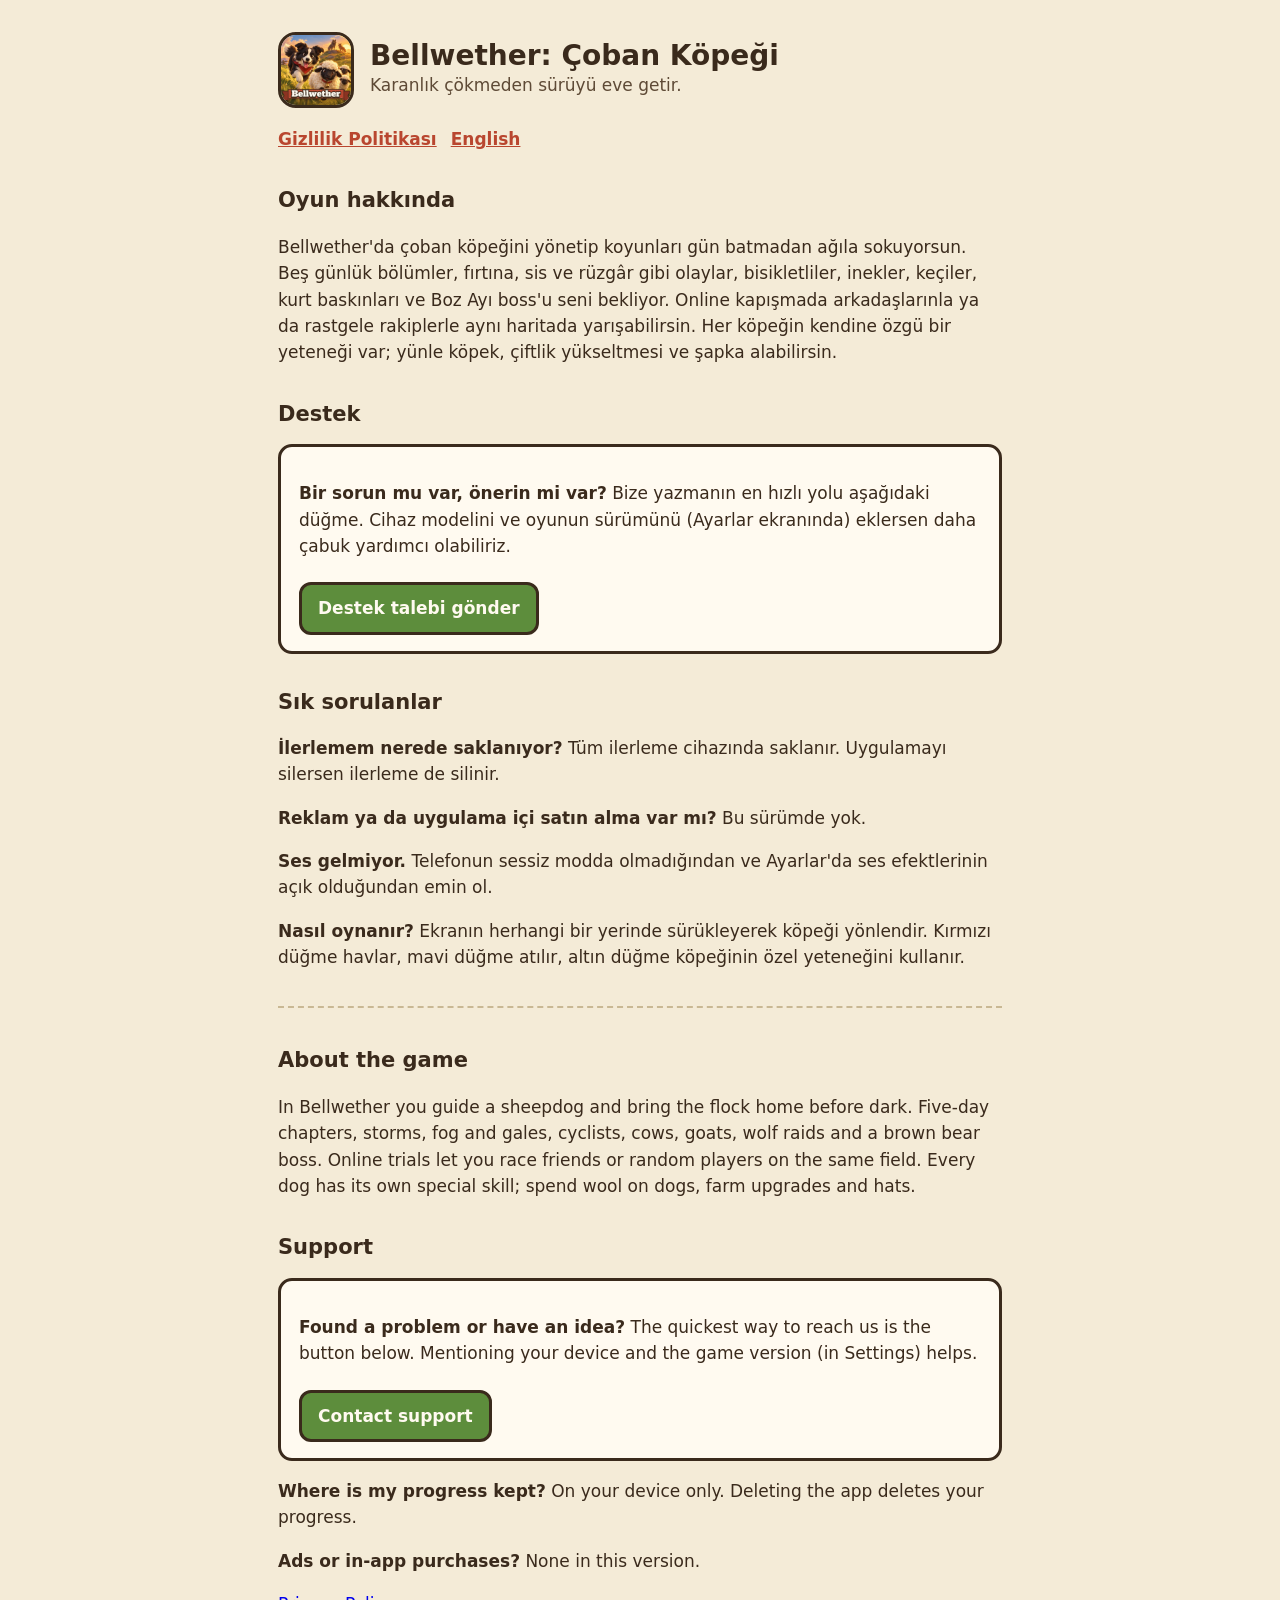
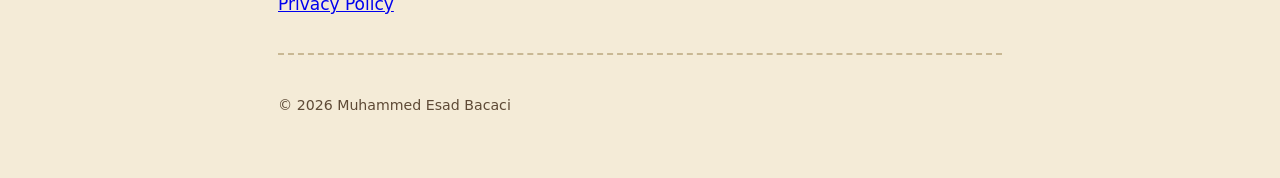
<file: index.html>
<!doctype html>
<html lang="tr">
<head>
<meta charset="utf-8">
<meta name="viewport" content="width=device-width, initial-scale=1">
<title>Bellwether: Çoban Köpeği – Destek / Support</title>
<meta name="description" content="Bellwether: Çoban Köpeği – çoban köpeğiyle sürü güttüğün bir mobil oyun. Destek ve iletişim.">
<link rel="icon" href="icon.png">
<style>
  :root { --paper: #f4ebd7; --ink: #3a2a1c; --ink2: #5e4a36; --red: #b9462f; --green: #5d8d3c; }
  * { box-sizing: border-box; }
  body { margin: 0; background: var(--paper); color: var(--ink); font: 17px/1.55 system-ui, -apple-system, "Segoe UI", sans-serif; }
  main { max-width: 760px; margin: 0 auto; padding: 32px 18px 60px; }
  header { display: flex; align-items: center; gap: 16px; margin-bottom: 18px; }
  header img { width: 76px; height: 76px; border-radius: 18px; border: 3px solid var(--ink); }
  h1 { margin: 0; font-size: 28px; line-height: 1.1; }
  h2 { margin: 32px 0 8px; font-size: 21px; }
  .lead { color: var(--ink2); }
  .card { background: #fffaf0; border: 3px solid var(--ink); border-radius: 14px; padding: 16px 18px; margin: 14px 0; }
  a.btn { display: inline-block; margin-top: 6px; padding: 10px 16px; border-radius: 12px; background: var(--green); color: #fffaf0; font-weight: 800; text-decoration: none; border: 3px solid var(--ink); }
  nav { margin: 8px 0 0; font-weight: 700; }
  nav a { color: var(--red); margin-right: 14px; }
  hr { border: 0; border-top: 2px dashed #c9b894; margin: 36px 0; }
  small { color: var(--ink2); }
</style>
</head>
<body>
<main>
  <header>
    <img src="icon.png" alt="">
    <div><h1>Bellwether: Çoban Köpeği</h1><div class="lead">Karanlık çökmeden sürüyü eve getir.</div></div>
  </header>
  <nav><a href="privacy.html">Gizlilik Politikası</a><a href="#en">English</a></nav>

  <h2>Oyun hakkında</h2>
  <p>Bellwether'da çoban köpeğini yönetip koyunları gün batmadan ağıla sokuyorsun. Beş günlük bölümler, fırtına, sis ve rüzgâr gibi olaylar, bisikletliler, inekler, keçiler, kurt baskınları ve Boz Ayı boss'u seni bekliyor. Online kapışmada arkadaşlarınla ya da rastgele rakiplerle aynı haritada yarışabilirsin. Her köpeğin kendine özgü bir yeteneği var; yünle köpek, çiftlik yükseltmesi ve şapka alabilirsin.</p>

  <h2>Destek</h2>
  <div class="card">
    <p><b>Bir sorun mu var, önerin mi var?</b> Bize yazmanın en hızlı yolu aşağıdaki düğme. Cihaz modelini ve oyunun sürümünü (Ayarlar ekranında) eklersen daha çabuk yardımcı olabiliriz.</p>
    <a class="btn" href="https://github.com/esadbacaci/bellwether-site/issues/new">Destek talebi gönder</a>
  </div>
  <h2>Sık sorulanlar</h2>
  <p><b>İlerlemem nerede saklanıyor?</b> Tüm ilerleme cihazında saklanır. Uygulamayı silersen ilerleme de silinir.</p>
  <p><b>Reklam ya da uygulama içi satın alma var mı?</b> Bu sürümde yok.</p>
  <p><b>Ses gelmiyor.</b> Telefonun sessiz modda olmadığından ve Ayarlar'da ses efektlerinin açık olduğundan emin ol.</p>
  <p><b>Nasıl oynanır?</b> Ekranın herhangi bir yerinde sürükleyerek köpeği yönlendir. Kırmızı düğme havlar, mavi düğme atılır, altın düğme köpeğinin özel yeteneğini kullanır.</p>

  <hr>
  <section id="en">
    <h2>About the game</h2>
    <p>In Bellwether you guide a sheepdog and bring the flock home before dark. Five-day chapters, storms, fog and gales, cyclists, cows, goats, wolf raids and a brown bear boss. Online trials let you race friends or random players on the same field. Every dog has its own special skill; spend wool on dogs, farm upgrades and hats.</p>
    <h2>Support</h2>
    <div class="card">
      <p><b>Found a problem or have an idea?</b> The quickest way to reach us is the button below. Mentioning your device and the game version (in Settings) helps.</p>
      <a class="btn" href="https://github.com/esadbacaci/bellwether-site/issues/new">Contact support</a>
    </div>
    <p><b>Where is my progress kept?</b> On your device only. Deleting the app deletes your progress.</p>
    <p><b>Ads or in-app purchases?</b> None in this version.</p>
    <p><a href="privacy.html#en">Privacy Policy</a></p>
  </section>
  <hr>
  <small>© 2026 Muhammed Esad Bacaci</small>
</main>
</body>
</html>
</file>
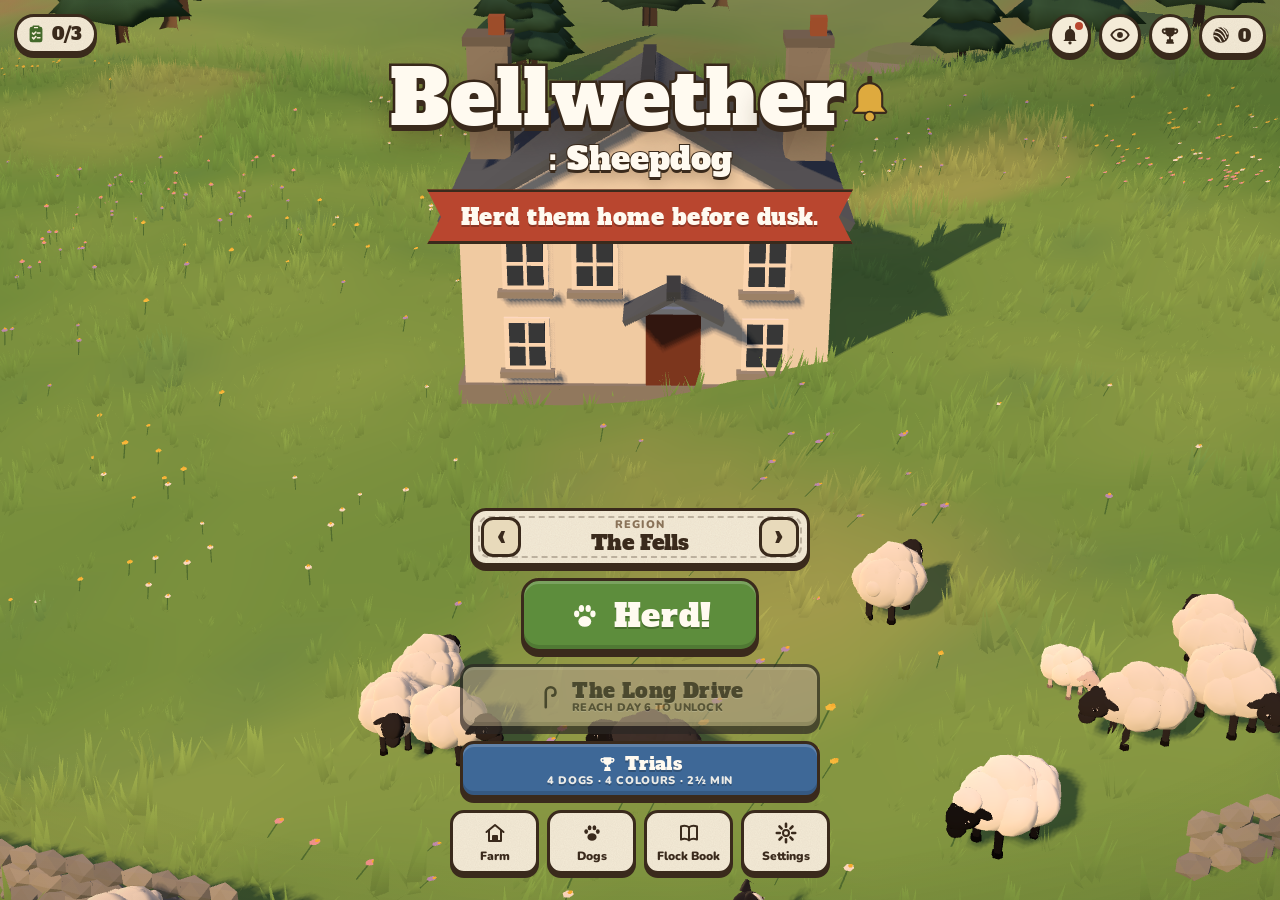
<file: play/index.html>
<!doctype html>
<html lang="en">
  <head>
    <meta charset="UTF-8" />
    <meta name="viewport" content="width=device-width, initial-scale=1.0, maximum-scale=1.0, user-scalable=no, viewport-fit=cover" />
    <meta name="theme-color" content="#86aed6" />
    <meta name="apple-mobile-web-app-capable" content="yes" />
    <meta name="mobile-web-app-capable" content="yes" />
    <meta name="description" content="Bellwether: Sheepdog – herd the flock home before dusk in this 3D sheep herding adventure. Bellwether: Çoban Köpeği – koyun sürüsünü eve götür." />
    <link rel="icon" href="./icon-192.png" type="image/png" />
    <link rel="apple-touch-icon" href="./apple-touch-icon.png" />
    <link rel="manifest" href="./manifest.webmanifest" />
    <title>Bellwether: Sheepdog | Çoban Köpeği</title>
    <script type="module" crossorigin src="./assets/index-DdAeCyVY.js"></script>
    <link rel="stylesheet" crossorigin href="./assets/index-DbZ-qV4p.css">
  </head>
  <body>
    <canvas id="game"></canvas>
    <div class="vignette"></div>
    <div id="ui"></div>
  </body>
</html>
</file>
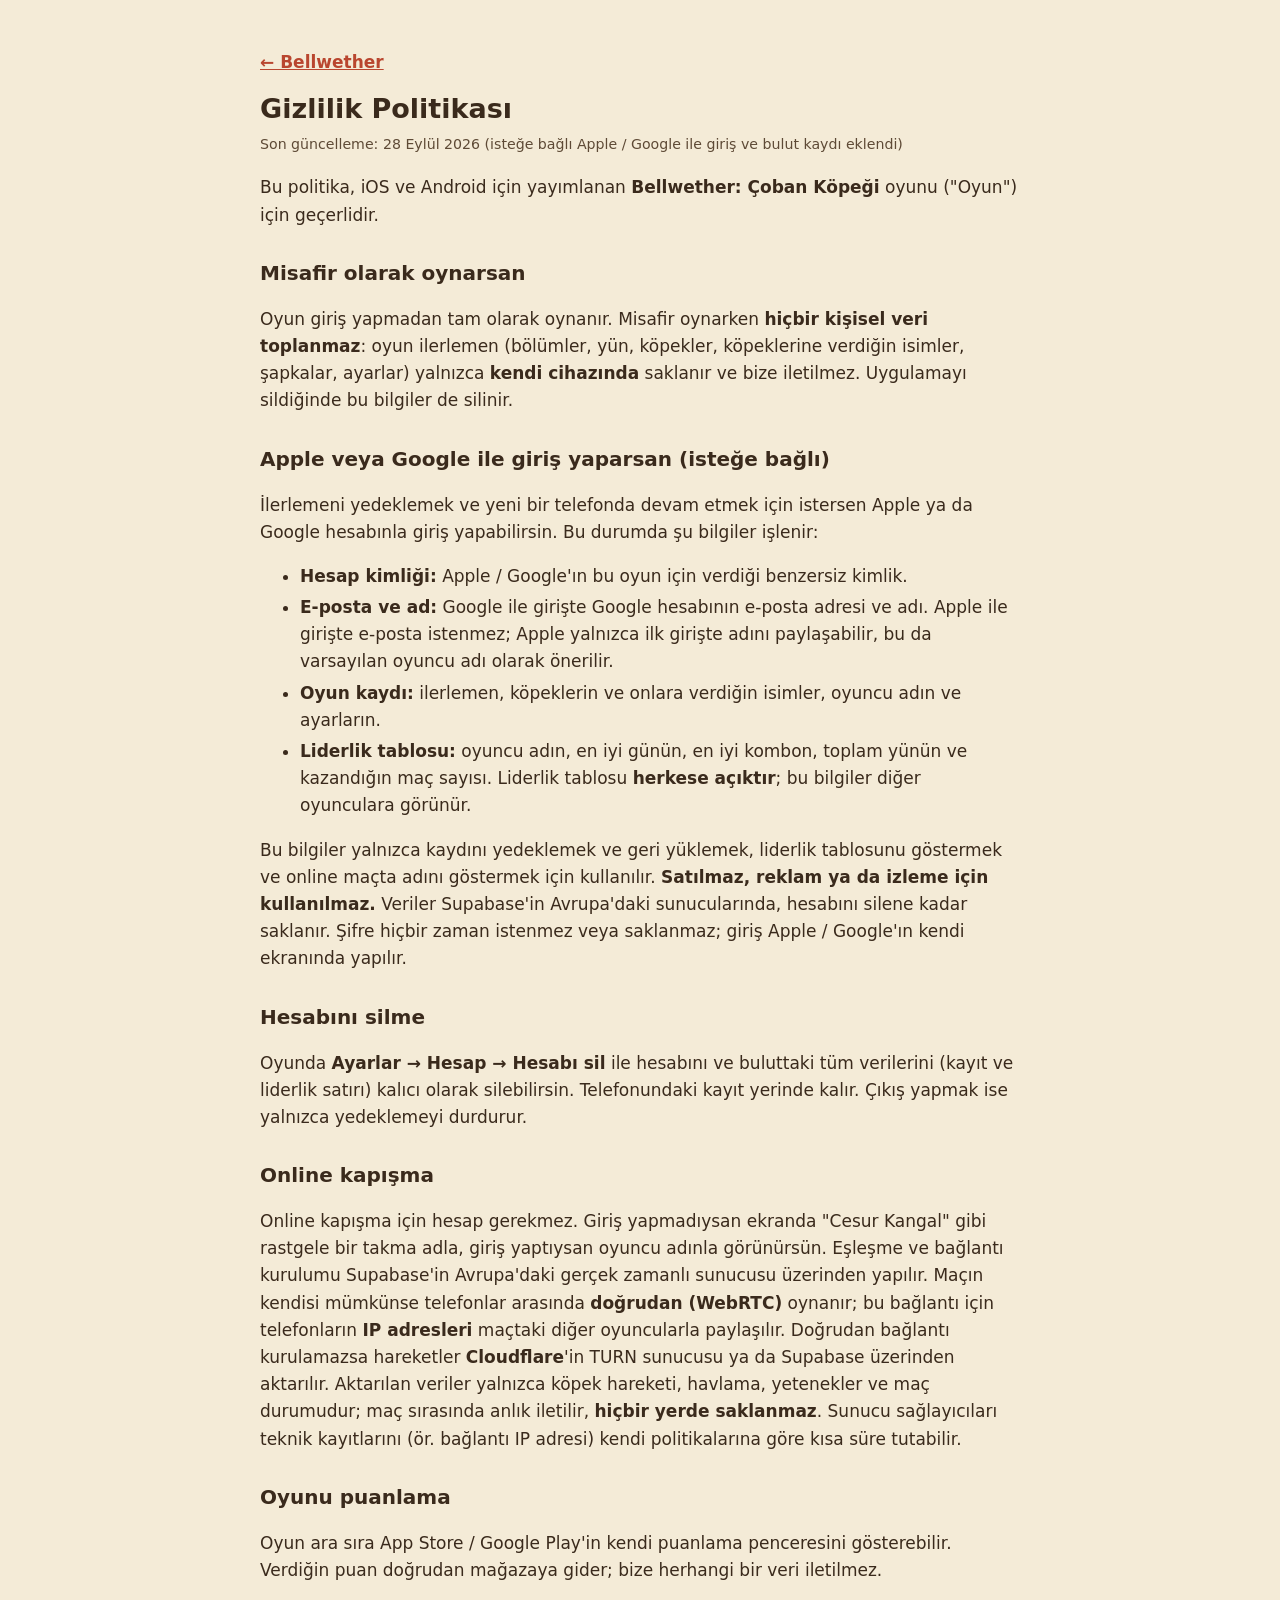
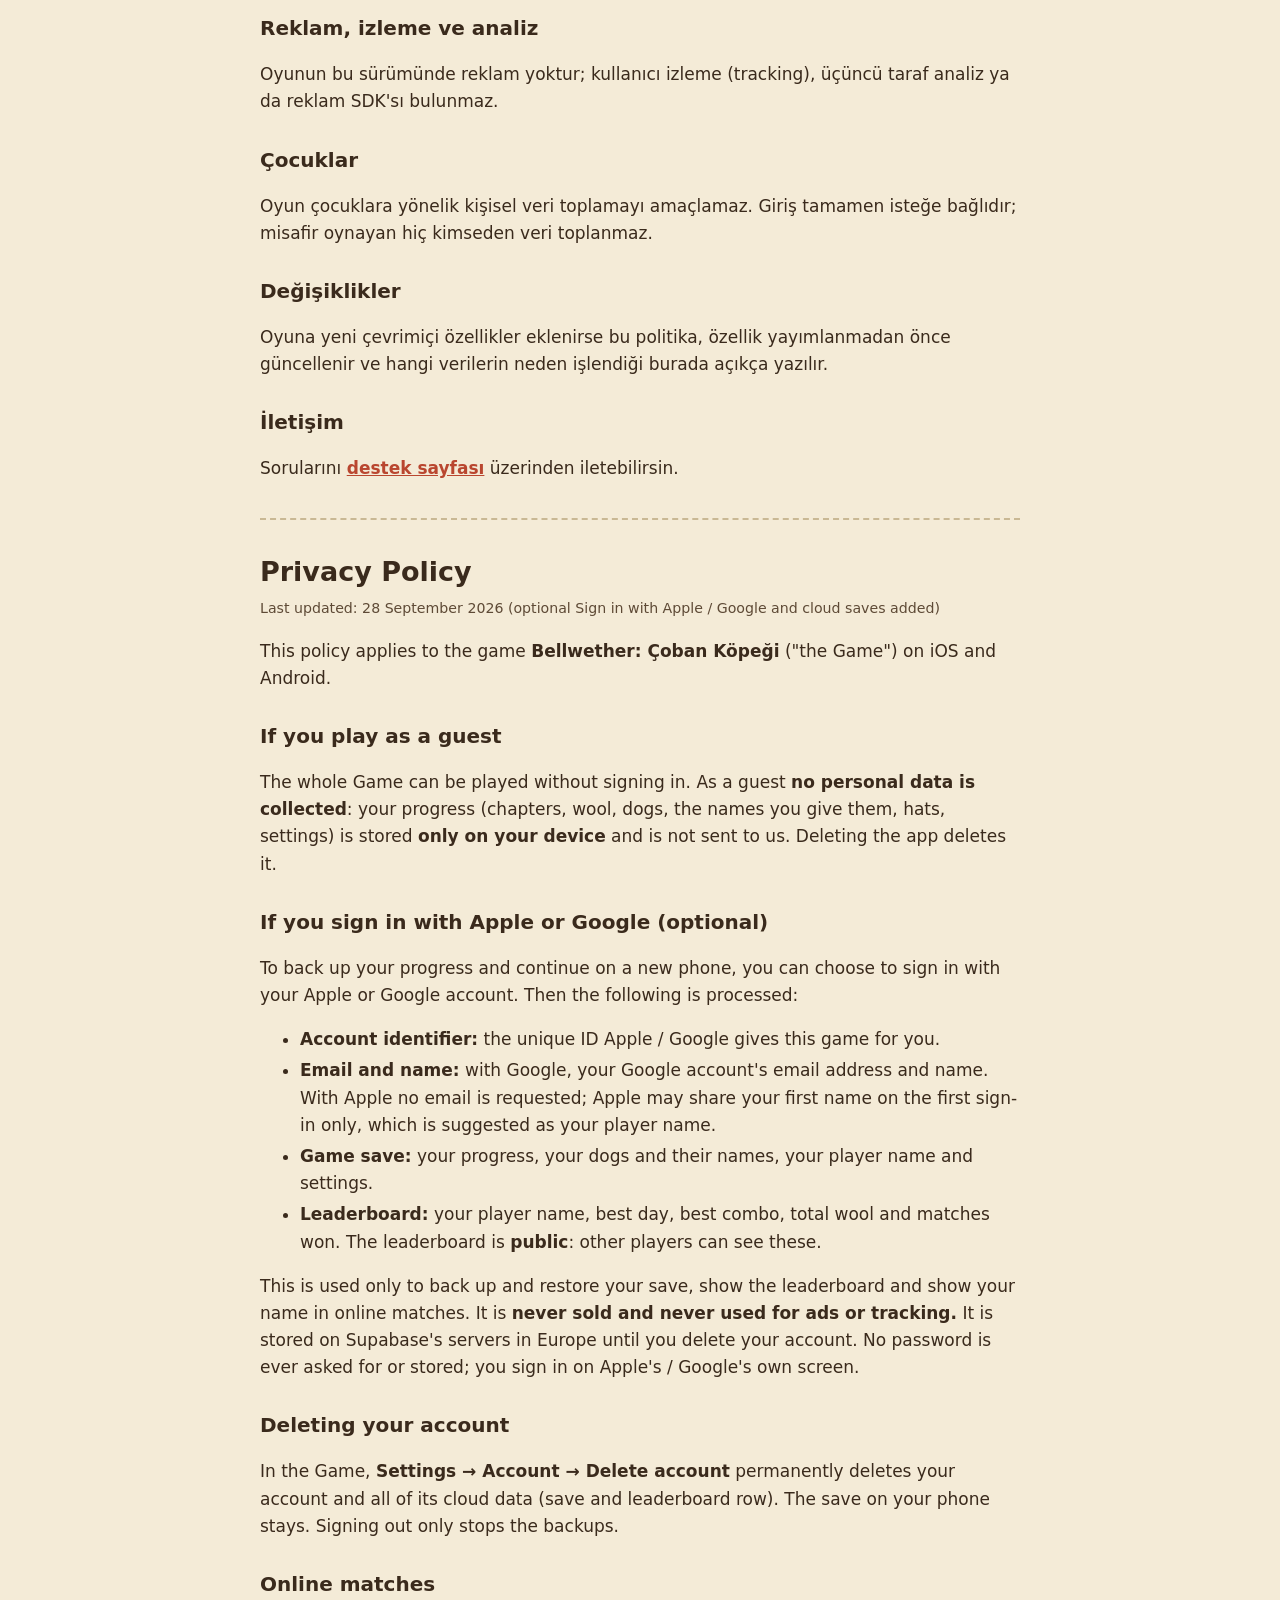
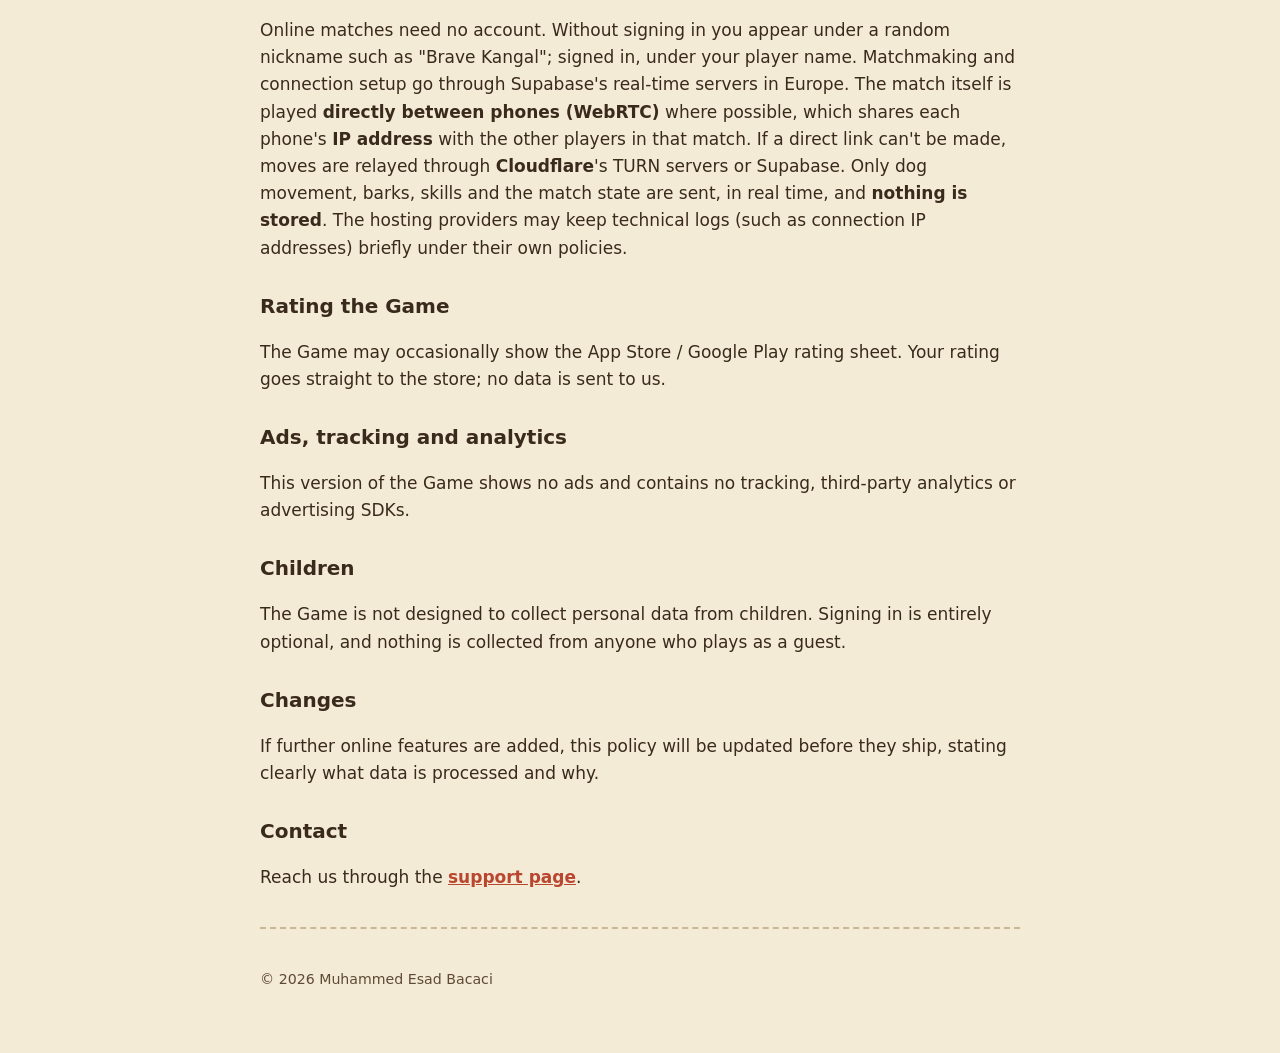
<file: privacy.html>
<!doctype html>
<html lang="tr">
<head>
<meta charset="utf-8">
<meta name="viewport" content="width=device-width, initial-scale=1">
<title>Bellwether: Çoban Köpeği – Gizlilik Politikası / Privacy Policy</title>
<link rel="icon" href="icon.png">
<style>
  :root { --paper: #f4ebd7; --ink: #3a2a1c; --ink2: #5e4a36; --red: #b9462f; }
  body { margin: 0; background: var(--paper); color: var(--ink); font: 17px/1.6 system-ui, -apple-system, "Segoe UI", sans-serif; }
  main { max-width: 760px; margin: 0 auto; padding: 32px 18px 60px; }
  h1 { font-size: 27px; line-height: 1.15; margin: 0 0 6px; }
  h2 { font-size: 20px; margin: 28px 0 6px; }
  li { margin: 4px 0; }
  a { color: var(--red); font-weight: 700; }
  hr { border: 0; border-top: 2px dashed #c9b894; margin: 36px 0; }
  small { color: var(--ink2); }
</style>
</head>
<body>
<main>
  <p><a href="index.html">← Bellwether</a></p>
  <h1>Gizlilik Politikası</h1>
  <small>Son güncelleme: 28 Eylül 2026 (isteğe bağlı Apple / Google ile giriş ve bulut kaydı eklendi)</small>
  <p>Bu politika, iOS ve Android için yayımlanan <b>Bellwether: Çoban Köpeği</b> oyunu ("Oyun") için geçerlidir.</p>
  <h2>Misafir olarak oynarsan</h2>
  <p>Oyun giriş yapmadan tam olarak oynanır. Misafir oynarken <b>hiçbir kişisel veri toplanmaz</b>: oyun ilerlemen (bölümler, yün, köpekler, köpeklerine verdiğin isimler, şapkalar, ayarlar) yalnızca <b>kendi cihazında</b> saklanır ve bize iletilmez. Uygulamayı sildiğinde bu bilgiler de silinir.</p>
  <h2>Apple veya Google ile giriş yaparsan (isteğe bağlı)</h2>
  <p>İlerlemeni yedeklemek ve yeni bir telefonda devam etmek için istersen Apple ya da Google hesabınla giriş yapabilirsin. Bu durumda şu bilgiler işlenir:</p>
  <ul>
    <li><b>Hesap kimliği:</b> Apple / Google'ın bu oyun için verdiği benzersiz kimlik.</li>
    <li><b>E-posta ve ad:</b> Google ile girişte Google hesabının e-posta adresi ve adı. Apple ile girişte e-posta istenmez; Apple yalnızca ilk girişte adını paylaşabilir, bu da varsayılan oyuncu adı olarak önerilir.</li>
    <li><b>Oyun kaydı:</b> ilerlemen, köpeklerin ve onlara verdiğin isimler, oyuncu adın ve ayarların.</li>
    <li><b>Liderlik tablosu:</b> oyuncu adın, en iyi günün, en iyi kombon, toplam yünün ve kazandığın maç sayısı. Liderlik tablosu <b>herkese açıktır</b>; bu bilgiler diğer oyunculara görünür.</li>
  </ul>
  <p>Bu bilgiler yalnızca kaydını yedeklemek ve geri yüklemek, liderlik tablosunu göstermek ve online maçta adını göstermek için kullanılır. <b>Satılmaz, reklam ya da izleme için kullanılmaz.</b> Veriler Supabase'in Avrupa'daki sunucularında, hesabını silene kadar saklanır. Şifre hiçbir zaman istenmez veya saklanmaz; giriş Apple / Google'ın kendi ekranında yapılır.</p>
  <h2>Hesabını silme</h2>
  <p>Oyunda <b>Ayarlar → Hesap → Hesabı sil</b> ile hesabını ve buluttaki tüm verilerini (kayıt ve liderlik satırı) kalıcı olarak silebilirsin. Telefonundaki kayıt yerinde kalır. Çıkış yapmak ise yalnızca yedeklemeyi durdurur.</p>
  <h2>Online kapışma</h2>
  <p>Online kapışma için hesap gerekmez. Giriş yapmadıysan ekranda "Cesur Kangal" gibi rastgele bir takma adla, giriş yaptıysan oyuncu adınla görünürsün. Eşleşme ve bağlantı kurulumu Supabase'in Avrupa'daki gerçek zamanlı sunucusu üzerinden yapılır. Maçın kendisi mümkünse telefonlar arasında <b>doğrudan (WebRTC)</b> oynanır; bu bağlantı için telefonların <b>IP adresleri</b> maçtaki diğer oyuncularla paylaşılır. Doğrudan bağlantı kurulamazsa hareketler <b>Cloudflare</b>'in TURN sunucusu ya da Supabase üzerinden aktarılır. Aktarılan veriler yalnızca köpek hareketi, havlama, yetenekler ve maç durumudur; maç sırasında anlık iletilir, <b>hiçbir yerde saklanmaz</b>. Sunucu sağlayıcıları teknik kayıtlarını (ör. bağlantı IP adresi) kendi politikalarına göre kısa süre tutabilir.</p>
  <h2>Oyunu puanlama</h2>
  <p>Oyun ara sıra App Store / Google Play'in kendi puanlama penceresini gösterebilir. Verdiğin puan doğrudan mağazaya gider; bize herhangi bir veri iletilmez.</p>
  <h2>Reklam, izleme ve analiz</h2>
  <p>Oyunun bu sürümünde reklam yoktur; kullanıcı izleme (tracking), üçüncü taraf analiz ya da reklam SDK'sı bulunmaz.</p>
  <h2>Çocuklar</h2>
  <p>Oyun çocuklara yönelik kişisel veri toplamayı amaçlamaz. Giriş tamamen isteğe bağlıdır; misafir oynayan hiç kimseden veri toplanmaz.</p>
  <h2>Değişiklikler</h2>
  <p>Oyuna yeni çevrimiçi özellikler eklenirse bu politika, özellik yayımlanmadan önce güncellenir ve hangi verilerin neden işlendiği burada açıkça yazılır.</p>
  <h2>İletişim</h2>
  <p>Sorularını <a href="https://github.com/esadbacaci/bellwether-site/issues/new">destek sayfası</a> üzerinden iletebilirsin.</p>

  <hr>
  <section id="en">
    <h1>Privacy Policy</h1>
    <small>Last updated: 28 September 2026 (optional Sign in with Apple / Google and cloud saves added)</small>
    <p>This policy applies to the game <b>Bellwether: Çoban Köpeği</b> ("the Game") on iOS and Android.</p>
    <h2>If you play as a guest</h2>
    <p>The whole Game can be played without signing in. As a guest <b>no personal data is collected</b>: your progress (chapters, wool, dogs, the names you give them, hats, settings) is stored <b>only on your device</b> and is not sent to us. Deleting the app deletes it.</p>
    <h2>If you sign in with Apple or Google (optional)</h2>
    <p>To back up your progress and continue on a new phone, you can choose to sign in with your Apple or Google account. Then the following is processed:</p>
    <ul>
      <li><b>Account identifier:</b> the unique ID Apple / Google gives this game for you.</li>
      <li><b>Email and name:</b> with Google, your Google account's email address and name. With Apple no email is requested; Apple may share your first name on the first sign-in only, which is suggested as your player name.</li>
      <li><b>Game save:</b> your progress, your dogs and their names, your player name and settings.</li>
      <li><b>Leaderboard:</b> your player name, best day, best combo, total wool and matches won. The leaderboard is <b>public</b>: other players can see these.</li>
    </ul>
    <p>This is used only to back up and restore your save, show the leaderboard and show your name in online matches. It is <b>never sold and never used for ads or tracking.</b> It is stored on Supabase's servers in Europe until you delete your account. No password is ever asked for or stored; you sign in on Apple's / Google's own screen.</p>
    <h2>Deleting your account</h2>
    <p>In the Game, <b>Settings → Account → Delete account</b> permanently deletes your account and all of its cloud data (save and leaderboard row). The save on your phone stays. Signing out only stops the backups.</p>
    <h2>Online matches</h2>
    <p>Online matches need no account. Without signing in you appear under a random nickname such as "Brave Kangal"; signed in, under your player name. Matchmaking and connection setup go through Supabase's real-time servers in Europe. The match itself is played <b>directly between phones (WebRTC)</b> where possible, which shares each phone's <b>IP address</b> with the other players in that match. If a direct link can't be made, moves are relayed through <b>Cloudflare</b>'s TURN servers or Supabase. Only dog movement, barks, skills and the match state are sent, in real time, and <b>nothing is stored</b>. The hosting providers may keep technical logs (such as connection IP addresses) briefly under their own policies.</p>
    <h2>Rating the Game</h2>
    <p>The Game may occasionally show the App Store / Google Play rating sheet. Your rating goes straight to the store; no data is sent to us.</p>
    <h2>Ads, tracking and analytics</h2>
    <p>This version of the Game shows no ads and contains no tracking, third-party analytics or advertising SDKs.</p>
    <h2>Children</h2>
    <p>The Game is not designed to collect personal data from children. Signing in is entirely optional, and nothing is collected from anyone who plays as a guest.</p>
    <h2>Changes</h2>
    <p>If further online features are added, this policy will be updated before they ship, stating clearly what data is processed and why.</p>
    <h2>Contact</h2>
    <p>Reach us through the <a href="https://github.com/esadbacaci/bellwether-site/issues/new">support page</a>.</p>
  </section>
  <hr>
  <small>© 2026 Muhammed Esad Bacaci</small>
</main>
</body>
</html>
</file>
<file: play/assets/index-DbZ-qV4p.css>
@font-face{font-family:Alfa Slab One;font-style:normal;font-display:swap;font-weight:400;src:url(./alfa-slab-one-latin-400-normal-CbTZiZTW.woff2)format("woff2"),url(./alfa-slab-one-latin-400-normal-UIGeWgec.woff)format("woff")}@font-face{font-family:Alfa Slab One;font-style:normal;font-display:swap;font-weight:400;src:url(./alfa-slab-one-latin-ext-400-normal-DZhSYPC8.woff2)format("woff2"),url(./alfa-slab-one-latin-ext-400-normal-Dg9tQUb7.woff)format("woff")}@font-face{font-family:Nunito;font-style:normal;font-display:swap;font-weight:700;src:url(./nunito-latin-700-normal-Dort48En.woff2)format("woff2"),url(./nunito-latin-700-normal-OcDqTBcA.woff)format("woff")}@font-face{font-family:Nunito;font-style:normal;font-display:swap;font-weight:700;src:url(./nunito-latin-ext-700-normal-BWeMsAzO.woff2)format("woff2"),url(./nunito-latin-ext-700-normal-D4woHhbd.woff)format("woff")}@font-face{font-family:Nunito;font-style:normal;font-display:swap;font-weight:800;src:url(./nunito-latin-800-normal-Dz8SOQK_.woff2)format("woff2"),url(./nunito-latin-800-normal-D-J0wlBY.woff)format("woff")}@font-face{font-family:Nunito;font-style:normal;font-display:swap;font-weight:800;src:url(./nunito-latin-ext-800-normal-CtU8tJOV.woff2)format("woff2"),url(./nunito-latin-ext-800-normal-CDcxIxx8.woff)format("woff")}@font-face{font-family:Nunito;font-style:normal;font-display:swap;font-weight:900;src:url(./nunito-latin-900-normal-BVB1fGs6.woff2)format("woff2"),url(./nunito-latin-900-normal-CVn49sIn.woff)format("woff")}@font-face{font-family:Nunito;font-style:normal;font-display:swap;font-weight:900;src:url(./nunito-latin-ext-900-normal-Dllsvgjo.woff2)format("woff2"),url(./nunito-latin-ext-900-normal-CTBZd6bf.woff)format("woff")}:root{--paper:#f4ebd7;--paper-2:#e8dabb;--paper-3:#dccaa4;--ink:#3a2a1c;--ink-2:#5e4a36;--ink-3:#8a7359;--red:#b9462f;--red-d:#8c3321;--blue:#3e6897;--blue-d:#2b4b70;--green:#5d8d3c;--green-d:#43692a;--gold:#deaa3e;--gold-d:#a97b25;--cream:#fffaf0;--display:"Alfa Slab One", Georgia, serif;--body:"Nunito", system-ui, sans-serif;--safe-t:env(safe-area-inset-top,0px);--safe-b:env(safe-area-inset-bottom,0px);--grain:url("data:image/svg+xml;utf8,<svg xmlns='http://www.w3.org/2000/svg' width='160' height='160'><filter id='n'><feTurbulence type='fractalNoise' baseFrequency='.9' numOctaves='2' stitchTiles='stitch'/><feColorMatrix values='0 0 0 0 .23  0 0 0 0 .16  0 0 0 0 .1  0 0 0 .09 0'/></filter><rect width='160' height='160' filter='url(%23n)'/></svg>")}*{box-sizing:border-box;-webkit-tap-highlight-color:transparent}html,body{overscroll-behavior:none;background:#86aed6;height:100%;margin:0;overflow:hidden}body{font-family:var(--body);color:var(--ink);-webkit-user-select:none;user-select:none;-webkit-touch-callout:none}#game{touch-action:none;width:100%;height:100%;display:block;position:fixed;inset:0}#ui{pointer-events:none;position:fixed;inset:0}#ui>*{pointer-events:none}#ui .interactive,#ui .interactive *{pointer-events:auto}#ui .screen:not(.on),#ui .screen:not(.on) *{pointer-events:none}button{font:inherit;color:inherit;cursor:pointer;background:0 0;border:0;padding:0}.stick{pointer-events:none;opacity:0;z-index:5;background:#3a2a1c1f;border:3px solid #fffaeb99;border-radius:50%;width:128px;height:128px;transition:opacity .15s;position:fixed;top:0;left:0}.stick.on{opacity:1}.stick-knob{background:#fffaebe6;border-radius:50%;width:48px;height:48px;position:absolute;top:40px;left:40px;box-shadow:0 3px #3a2a1c59}.btn{font-family:var(--display);letter-spacing:.02em;color:var(--cream);background:var(--green);border:3px solid var(--ink);box-shadow:0 5px 0 var(--ink), inset 0 -4px 0 #00000024, inset 0 3px 0 #ffffff2e;text-shadow:0 2px #00000038;border-radius:14px;justify-content:center;align-items:center;gap:.45em;padding:14px 22px 13px;font-size:20px;line-height:1;transition:transform 60ms,box-shadow 60ms;display:inline-flex}.btn:active,.btn.pressed{box-shadow:0 1px 0 var(--ink), inset 0 -4px 0 #00000024;transform:translateY(4px)}.btn.big{border-radius:18px;padding:18px 44px 16px;font-size:32px}.btn.red{background:var(--red)}.btn.blue{background:var(--blue)}.btn.gold{background:var(--gold);color:var(--ink);text-shadow:0 1px #ffffff59}.btn.paper{background:var(--paper);color:var(--ink);text-shadow:none}.btn.small{box-shadow:0 4px 0 var(--ink);border-radius:11px;padding:10px 14px 9px;font-size:15px}.btn:disabled{filter:grayscale(.7)brightness(.9);opacity:.7}.btn svg{width:1.05em;height:1.05em}.round{background:var(--paper);border:3px solid var(--ink);width:48px;height:48px;box-shadow:0 4px 0 var(--ink);color:var(--ink);border-radius:50%;place-items:center;display:grid}.round:active{box-shadow:0 1px 0 var(--ink);transform:translateY(3px)}.round svg{width:24px;height:24px}.card{background:var(--paper) var(--grain);border:3px solid var(--ink);box-shadow:0 6px 0 var(--ink), 0 18px 40px #28190a40;border-radius:18px;position:relative}.card:after{content:"";pointer-events:none;border:2px dashed #3a2a1c47;border-radius:12px;position:absolute;inset:7px}.ribbon{font-family:var(--display);color:var(--cream);background:var(--red);letter-spacing:.02em;text-shadow:0 2px #00000040;border-top:3px solid var(--ink);border-bottom:3px solid var(--ink);clip-path:polygon(0 0,100% 0,calc(100% - 14px) 50%,100% 100%,0 100%,14px 50%);padding:10px 34px 9px;font-size:22px;display:inline-block;position:relative}.ribbon.blue{background:var(--blue)}.ribbon.green{background:var(--green)}.ribbon.gold{background:var(--gold);color:var(--ink);text-shadow:none}.hud{opacity:0;transition:opacity .3s;position:absolute;inset:0}.hud.on{opacity:1}.hud-top{left:0;right:0;top:calc(var(--safe-t) + 10px);justify-content:space-between;align-items:flex-start;gap:8px;padding:0 12px;display:flex;position:absolute}.daytag{background:var(--paper) var(--grain);border:3px solid var(--ink);box-shadow:0 4px 0 var(--ink);border-radius:12px;align-items:center;gap:8px;min-width:96px;padding:6px 10px 6px 8px;display:flex}.daytag .dial{flex:none;width:34px;height:34px}.daytag .dl{font-family:var(--display);font-size:17px;line-height:1}.daytag .ds{color:var(--ink-2);margin-top:2px;font-size:12px;font-weight:800}.woolbox{background:var(--paper) var(--grain);border:3px solid var(--ink);max-width:230px;box-shadow:0 4px 0 var(--ink);text-align:center;border-radius:14px;flex:1;padding:6px 12px 8px;position:relative}.woolbox .num{font-family:var(--display);align-items:baseline;gap:4px;font-size:30px;line-height:1;display:inline-flex}.woolbox .num small{color:var(--ink-2);font-size:16px}.woolbox .num svg{align-self:center;width:22px;height:22px}.woolbox .bar{background:var(--paper-3);border:2px solid var(--ink);border-radius:6px;height:10px;margin-top:5px;overflow:hidden}.woolbox .bar i{background:repeating-linear-gradient(135deg, var(--green) 0 8px, #6c9c48 8px 16px);width:0;height:100%;transition:width .25s;display:block}.woolbox.met .bar i{background:repeating-linear-gradient(135deg, var(--gold) 0 8px, #e8bb57 8px 16px)}.woolbox .check{background:var(--gold);border:3px solid var(--ink);border-radius:50%;place-items:center;width:30px;height:30px;transition:transform .3s cubic-bezier(.3,1.8,.5,1);display:grid;position:absolute;top:-10px;right:-10px;transform:scale(0)}.woolbox.met .check{transform:scale(1)}.woolbox .check svg{width:16px;height:16px}.bump{animation:.28s cubic-bezier(.3,1.9,.5,1) bump}@keyframes bump{0%{transform:scale(1)}40%{transform:scale(1.14)}to{transform:scale(1)}}.combo{left:50%;top:calc(var(--safe-t) + 112px);text-align:center;opacity:0;transition:opacity .2s;position:absolute;transform:translate(-50%)}.combo.on{opacity:1}.combo .mult{font-family:var(--display);color:var(--cream);-webkit-text-stroke:3px var(--ink);paint-order:stroke fill;text-shadow:0 4px 0 var(--ink);font-size:54px;line-height:.9}.combo .cnt{letter-spacing:.08em;text-transform:uppercase;color:var(--cream);text-shadow:0 2px 0 var(--ink), 0 0 6px #3a2a1c99;font-size:15px;font-weight:900}.combo .timer{background:#3a2a1c59;border-radius:4px;width:90px;height:6px;margin:5px auto 0;overflow:hidden}.combo .timer i{background:var(--cream);height:100%;display:block}.combo.hot .mult{color:var(--gold)}.barkbtn{right:18px;bottom:calc(var(--safe-b) + 22px);background:var(--red);border:3px solid var(--ink);width:84px;height:84px;box-shadow:0 6px 0 var(--ink);color:var(--cream);border-radius:50%;place-items:center;display:grid;position:absolute}.barkbtn:active{box-shadow:0 2px 0 var(--ink);transform:translateY(4px)}.barkbtn svg.ic{width:40px;height:40px}.barkbtn .cd{pointer-events:none;width:calc(100% + 6px);height:calc(100% + 6px);position:absolute;inset:-3px;transform:rotate(-90deg)}.barkbtn .cd circle{fill:none;stroke:#fffaf0d9;stroke-width:5px;stroke-linecap:round}.barkbtn.cool{filter:saturate(.5)brightness(.9)}.dashbtn{right:112px;bottom:calc(var(--safe-b) + 18px);background:var(--blue);border:3px solid var(--ink);width:62px;height:62px;box-shadow:0 5px 0 var(--ink);color:var(--cream);border-radius:50%;place-items:center;display:grid;position:absolute}.dashbtn:active{box-shadow:0 2px 0 var(--ink);transform:translateY(3px)}.dashbtn svg.ic{width:30px;height:30px}.dashbtn .cd{pointer-events:none;width:calc(100% + 6px);height:calc(100% + 6px);position:absolute;inset:-3px;transform:rotate(-90deg)}.dashbtn .cd circle{fill:none;stroke:#fffaf0d9;stroke-width:6px;stroke-linecap:round}.dashbtn.cool{filter:saturate(.4)brightness(.85)}.boosts{right:16px;bottom:calc(var(--safe-b) + 120px);pointer-events:none;flex-direction:column;align-items:flex-end;gap:6px;display:flex;position:absolute}.boost{background:var(--paper);border:3px solid var(--ink);box-shadow:0 3px 0 var(--ink);color:var(--ink);border-radius:12px;align-items:center;gap:6px;padding:4px 8px 4px 5px;display:none}.boost.on{animation:.3s ease-out boostin;display:flex}.boost svg{width:22px;height:22px}.boost i{background:#3a2a1c33;border-radius:4px;width:44px;height:7px;display:block;overflow:hidden}.boost b{background:var(--gold);height:100%;display:block}.boost.whistle b{background:var(--blue)}.boost.bone b{background:var(--red)}@keyframes boostin{0%{opacity:0;transform:scale(.6)}to{opacity:1;transform:none}}.pausebtn{flex:none}.toasts{z-index:40;flex-direction:column;align-items:center;gap:8px;display:flex;position:absolute;top:38%;left:0;right:0}.toast{animation:1.9s ease-out forwards toast}.threat-warning{--threat-duration:2.6s;right:0;top:max(calc(var(--safe-t) + 130px), 22%);z-index:35;visibility:hidden;opacity:0;pointer-events:none;width:min(88vw,380px);min-height:128px;position:absolute;transform:translate(110%)}.threat-warning:before{content:"";background:linear-gradient(100deg,#1d1219 0%,#36202a 60%,#271c2533 100%);border-top:2px solid #c6764a;border-bottom:2px solid #6f322a;border-left:4px solid #d8402a;border-radius:16px 0 0 16px;position:absolute;inset:8px 0 0;box-shadow:-3px 4px 12px #190e1447}.threat-warning.on{visibility:visible;animation:threat-peek var(--threat-duration) cubic-bezier(.2,.8,.2,1) both}.threat-art{object-fit:contain;filter:drop-shadow(-4px 5px 4px #0f080e99);transform-origin:70% 70%;width:240px;height:210px;position:absolute;top:-62px;right:-26px}.threat-warning.on .threat-art{animation:threat-lunge var(--threat-duration) cubic-bezier(.2,.9,.3,1.2) both}.threat-warning .threat-art{display:none}.threat-warning[data-k=wolf] .wolf-art,.threat-warning[data-k=bear] .bear-art,.threat-warning[data-k=eagle] .eagle-art,.threat-warning[data-k=boar] .boar-art,.threat-warning[data-k=thief] .thief-art,.threat-warning:not([data-k]) .wolf-art{display:block}.threat-copy{width:calc(100% - 150px);color:var(--cream);text-shadow:0 2px 1px #160e15;padding:24px 0 16px 16px;position:relative}.threat-copy small{color:#e7b793;font-size:12px;font-style:italic;font-weight:900;line-height:1.2;display:block}.threat-copy strong{font-family:var(--display);color:#ff6a45;text-shadow:0 2px #160e15;animation:threat-flicker var(--threat-duration) steps(1) both;margin-top:5px;font-size:clamp(21px,5.8vw,27px);font-weight:400;line-height:1.1;display:block}.threat-copy p{display:none}@keyframes threat-peek{0%{opacity:0;transform:translate(110%)}8%{opacity:1;transform:translate(-10px)}10%{transform:translate(6px)}12%{transform:translate(-4px)}14%,84%{opacity:1;transform:translate(0)}to{opacity:0;transform:translate(110%)}}@keyframes threat-lunge{0%,6%{transform:scale(.78)rotate(4deg)}11%{transform:scale(1.14)rotate(-3deg)}16%,84%{transform:scale(1)rotate(0)}to{transform:scale(.9)}}@keyframes threat-flicker{0%,9%{opacity:0}10%{opacity:1}12%{opacity:.35}13%,to{opacity:1}}@keyframes threat-fade{0%,to{opacity:0}10%,85%{opacity:1}}@media (max-height:520px){.threat-warning{top:calc(var(--safe-t) + 88px);width:min(48vw,310px)}}@media (max-width:360px){.threat-art{width:200px;height:176px;top:-44px;right:-20px}.threat-copy{width:calc(100% - 124px)}}@media (prefers-reduced-motion:reduce){.threat-warning.on{animation:threat-fade var(--threat-duration) linear both;transform:none}.threat-warning.on .threat-art,.threat-copy strong{animation:none}}@keyframes toast{0%{opacity:0;transform:scale(.4)rotate(-4deg)}12%{opacity:1;transform:scale(1.08)rotate(1deg)}20%{transform:scale(1)rotate(0)}80%{opacity:1;transform:translateY(0)}to{opacity:0;transform:translateY(-18px)}}.pops{position:absolute;inset:0;overflow:hidden}.pop{font-family:var(--display);color:var(--cream);-webkit-text-stroke:2.5px var(--ink);paint-order:stroke fill;text-shadow:0 3px 0 var(--ink);white-space:nowrap;will-change:transform, opacity;font-size:22px;position:absolute;top:0;left:0}.pop.gold{color:var(--gold);font-size:30px}.pop.big{font-size:30px}.pop.bad{color:#f0a38f}.pop.zzz{color:#fbe3ee;-webkit-text-stroke:2px #6d4a5a;text-shadow:none;opacity:.9;font-size:20px}.pop.woof{color:var(--ink);-webkit-text-stroke:0;text-shadow:none;background:var(--cream);border:3px solid var(--ink);border-radius:12px;padding:3px 8px 2px;font-size:18px}.edge{width:44px;height:44px;margin:-22px 0 0 -22px;display:none;position:absolute;top:0;left:0}.edge.on{display:block}.edge .arrow{position:absolute;inset:0}.edge .pin{background:var(--paper);border:3px solid var(--ink);border-radius:50%;place-items:center;display:grid;position:absolute;inset:6px}.edge .pin svg{width:18px;height:18px}.edge.wolf .pin{background:#d9c3b8}.hint{left:50%;bottom:calc(var(--safe-b) + 130px);text-align:center;opacity:0;width:min(86vw,360px);padding:12px 16px;font-size:17px;font-weight:800;line-height:1.25;transition:opacity .35s,transform .35s;position:absolute;transform:translate(-50%)}.hint.on{opacity:1;transform:translate(-50%)translateY(-6px)}.bridge-task{left:50%;top:calc(var(--safe-t) + 72px);border:2px solid var(--ink);width:max-content;max-width:82vw;box-shadow:0 3px 0 var(--ink);color:var(--ink);text-align:center;pointer-events:none;background:#f8e4b9;border-radius:12px;padding:7px 12px;font-size:12px;font-weight:900;display:none;position:absolute;transform:translate(-50%)}.bridge-task.on{display:block}.screen{opacity:0;visibility:hidden;flex-direction:column;align-items:center;transition:opacity .35s,visibility 0s .35s;display:flex;position:absolute;inset:0}.screen.on{opacity:1;visibility:visible;transition:opacity .35s}.screen.dim{background:#261c1273}.title{padding:calc(var(--safe-t) + 26px) 18px calc(var(--safe-b) + 26px);justify-content:space-between}.logo{text-align:center;margin-top:4vh}.logo h1{font-family:var(--display);color:var(--cream);letter-spacing:.01em;-webkit-text-stroke:5px var(--ink);paint-order:stroke fill;text-shadow:0 6px 0 var(--ink), 0 14px 30px #28190a59;margin:0;font-size:clamp(40px,11.8vw,76px);font-weight:400;line-height:.95}.logo h1 .bell{vertical-align:.05em;transform-origin:50% 0;width:.52em;height:.6em;margin-left:.06em;animation:2.6s ease-in-out infinite swing;display:inline-block}@keyframes swing{0%,to{transform:rotate(-9deg)}50%{transform:rotate(9deg)}}.logo-subtitle{color:var(--cream);font-family:var(--display);-webkit-text-stroke:2px var(--ink);paint-order:stroke fill;text-shadow:0 3px 0 var(--ink), 0 7px 15px #28190a4d;margin-top:8px;font-size:clamp(19px,5.7vw,32px);line-height:1.1}.logo .tag{margin-top:12px}.title .menu{flex-direction:column;align-items:center;gap:16px;width:100%;display:flex}.title .row{gap:10px;display:flex}.title .best{color:var(--cream);text-shadow:0 2px #3a2a1cb3;letter-spacing:.03em;font-size:14px;font-weight:900}.bankpill{top:calc(var(--safe-t) + 14px);background:var(--paper) var(--grain);border:3px solid var(--ink);box-shadow:0 4px 0 var(--ink);font-family:var(--display);border-radius:999px;align-items:center;gap:6px;padding:5px 12px 5px 8px;font-size:18px;display:flex;position:absolute;right:14px}.bankpill svg{width:22px;height:22px}.sheet{width:min(100%,520px);max-height:86%;padding:18px 16px calc(var(--safe-b) + 18px);border-bottom:0;border-radius:22px 22px 0 0;flex-direction:column;display:flex;position:absolute;bottom:0;left:50%;transform:translate(-50%);box-shadow:0 -6px #3a2a1c00,0 -10px 40px #28190a4d}.sheet:after{border-radius:16px 16px 0 0;bottom:-10px}.sheet h2{font-family:var(--display);text-align:center;margin:2px 0 12px;font-size:26px;font-weight:400}.sheet .scroll{-webkit-overflow-scrolling:touch;flex:1;padding:4px 2px 10px;overflow-y:auto}.sheet .closebtn{z-index:2;position:absolute;top:12px;right:12px}.uprow{background:var(--cream);border:3px solid var(--ink);border-radius:14px;align-items:center;gap:12px;margin-bottom:10px;padding:10px;display:flex}.uprow .ico{background:var(--paper-2);border:2px solid var(--ink);border-radius:12px;flex:none;place-items:center;width:54px;height:54px;display:grid}.uprow .ico svg{width:34px;height:34px}.uprow .txt{flex:1;min-width:0}.uprow .nm{font-family:var(--display);font-size:17px}.uprow .ds{color:var(--ink-2);margin-top:2px;font-size:13px;font-weight:700;line-height:1.2}.pips{gap:4px;margin-top:5px;display:flex}.pips i{border:2px solid var(--ink);background:var(--paper-2);border-radius:3px;width:14px;height:7px}.pips i.on{background:var(--green)}.uprow .btn{flex:none;min-width:78px}.draft{padding:calc(var(--safe-t) + 16px) 14px calc(var(--safe-b) + 16px);justify-content:center;gap:14px}.draft .head{text-align:center}.draft .sub{color:var(--cream);text-shadow:0 2px 0 var(--ink);letter-spacing:.02em;justify-content:center;align-items:center;gap:6px;margin-top:10px;font-size:16px;font-weight:900;display:flex}.draft .sub svg{width:18px;height:18px;filter:drop-shadow(0 2px 0 var(--ink))}.cards{flex-direction:column;gap:12px;width:min(100%,420px);display:flex}.perk{text-align:left;opacity:0;align-items:center;gap:12px;padding:12px 14px;display:flex;transform:translateY(20px)}.screen.on .perk{animation:.45s cubic-bezier(.2,1.4,.4,1) forwards dealt}.screen.on .perk:nth-child(2){animation-delay:80ms}.screen.on .perk:nth-child(3){animation-delay:.16s}.screen.on .perk:nth-child(4){animation-delay:.24s}@keyframes dealt{to{opacity:1;transform:none}}.perk:active{box-shadow:0 2px 0 var(--ink);transform:translateY(3px)!important}.perk .ros{flex:none;width:76px;height:92px}.perk .nm{font-family:var(--display);font-size:19px;line-height:1.05}.perk .rar{letter-spacing:.12em;text-transform:uppercase;color:var(--ink-3);font-size:11px;font-weight:900}.perk.rare .rar{color:var(--blue)}.perk.legendary .rar{color:var(--red)}.perk .ds{color:var(--ink-2);margin-top:3px;font-size:14px;font-weight:700;line-height:1.25}.perk .own{color:var(--green-d);margin-top:3px;font-size:12px;font-weight:900}.summary{padding:calc(var(--safe-t) + 16px) 16px calc(var(--safe-b) + 16px);justify-content:center;gap:16px}.sumcard{text-align:center;width:min(100%,400px);padding:22px 20px 20px}.sumcard h2{font-family:var(--display);margin:0 0 14px;font-size:30px;font-weight:400}.stats{grid-template-columns:1fr 1fr;gap:10px;margin:6px 0 14px;display:grid}.stat{background:var(--cream);border:3px solid var(--ink);border-radius:12px;padding:8px 6px}.stat b{font-family:var(--display);font-size:26px;font-weight:400;display:block}.stat span{color:var(--ink-2);text-transform:uppercase;letter-spacing:.06em;font-size:12px;font-weight:900}.stat.best{background:#fbe8b6}.banked{font-family:var(--display);color:var(--green-d);justify-content:center;align-items:center;gap:6px;margin:4px 0 16px;font-size:20px;display:flex}.banked svg{width:24px;height:24px}.sumcard .btns{flex-wrap:wrap;justify-content:center;gap:10px;display:flex}.modal{justify-content:center;padding:20px}.modal .card{text-align:center;width:min(100%,380px);padding:22px 20px 20px}.modal h2{font-family:var(--display);margin:0 0 10px;font-size:28px;font-weight:400}.modal p{color:var(--ink-2);margin:0 0 18px;font-size:16px;font-weight:800;line-height:1.3}.modal .btns{flex-direction:column;align-items:stretch;gap:12px;display:flex}.modeintro .ribbon{margin-bottom:8px;display:inline-block}.modeintro-teams{justify-content:center;gap:8px;margin:0 0 12px;display:flex}.modeintro-teams span{background:var(--team);border:3px solid var(--ink);width:30px;height:30px;box-shadow:0 3px 0 var(--ink);border-radius:50%}.modeintro-rules{grid-template-columns:repeat(3,minmax(0,1fr));gap:6px;margin:0 0 12px;display:grid}.modeintro-rules div{background:var(--cream);border:2px solid var(--ink);border-radius:10px;flex-direction:column;gap:2px;padding:8px 2px;display:flex}.modeintro-rules b{font-family:var(--display);color:var(--blue-d);font-size:25px}.modeintro-rules span{font-size:11px;font-weight:900;line-height:1.1}.modeintro-note{color:var(--ink-2);margin:0 0 14px;font-size:13px;font-weight:900}.dayreport .ribbon{margin-bottom:8px;display:inline-block}.dayreport-wool{justify-content:center;align-items:center;gap:5px;font-weight:900;display:flex}.dayreport-wool svg{width:24px;height:24px}.dayreport-wool b{font-family:var(--display);font-size:28px}.dayreport-wool span{color:var(--ink-2)}.dayreport-track{background:var(--cream);border:2px solid var(--ink);border-radius:9px;height:13px;margin:8px 0 16px;overflow:hidden}.dayreport-track i{background:var(--gold);height:100%;display:block}.dayreport-stats{grid-template-columns:repeat(3,minmax(0,1fr));gap:6px;display:grid}.dayreport-stats div{background:var(--cream);border-radius:9px;flex-direction:column;padding:8px 3px;display:flex}.dayreport-stats b{font-family:var(--display);font-size:22px}.dayreport-stats span{font-size:11px;font-weight:900;line-height:1.1}.dayreport-tip{color:var(--ink-2);margin:14px 0;font-weight:800;line-height:1.3}.dayreport>.btn{width:100%}.setrow{border-bottom:2px dashed #3a2a1c33;justify-content:space-between;align-items:center;padding:10px 4px;font-size:17px;font-weight:900;display:flex}.setrow:last-child{border-bottom:0}.setrow.quality{flex-wrap:wrap;gap:6px}.setrow.quality .seg{margin-left:auto}.seg{border:3px solid var(--ink);border-radius:11px;display:flex;overflow:hidden}.seg button{background:var(--cream);padding:7px 11px 6px;font-size:14px;font-weight:900}.setrow.quality .seg button{padding-inline:7px}.seg button+button{border-left:2px solid var(--ink)}.seg button.on{background:var(--green);color:var(--cream)}.breed{background:var(--cream);border:3px solid var(--ink);border-radius:14px;align-items:center;gap:12px;margin-bottom:10px;padding:10px;display:flex}.breed .pic{flex:none;width:64px;height:56px}.breed.locked{opacity:.55}.breed.locked .pic{filter:brightness(0)opacity(.35)}.breed .nm{font-family:var(--display);font-size:17px}.breed .ds{color:var(--ink-2);font-size:13px;font-weight:700}.breed .val{color:var(--green-d);margin-top:2px;font-size:12px;font-weight:900}.fade{z-index:99;opacity:0;pointer-events:none;background:#000;transition:opacity .45s;position:absolute;inset:0}.fade.on{opacity:1;pointer-events:auto}.dayintro{text-align:center;opacity:0;position:absolute;top:30%;left:0;right:0}.dayintro.on{animation:2.2s ease-out forwards intro}.dayintro .big{font-family:var(--display);color:var(--cream);-webkit-text-stroke:4px var(--ink);paint-order:stroke fill;text-shadow:0 5px 0 var(--ink);font-size:54px}.dayintro .q{margin-top:10px}.dayintro .chap{letter-spacing:.1em;text-transform:uppercase;color:var(--cream);text-shadow:0 2px 0 var(--ink), 0 0 6px #3a2a1cb3;font-size:14px;font-weight:900}.dayintro .twist{text-align:left;background:var(--paper);border:3px solid var(--ink);max-width:min(88vw,380px);box-shadow:0 4px 0 var(--ink);color:var(--ink);border-radius:14px;align-items:center;gap:10px;margin-top:10px;padding:8px 14px 8px 10px;display:inline-flex}.dayintro .twist>svg{flex:none;width:34px;height:34px}.dayintro .twist b{font-family:var(--display);font-size:19px;font-weight:400;line-height:1.1;display:block}.dayintro .twist span{color:var(--ink-2);font-size:13px;font-weight:800;line-height:1.2;display:block}.dayintro .twist.wolfmoon,.dayintro .twist.bear{color:var(--cream);background:#3b2d3f}.dayintro .twist.wolfmoon span,.dayintro .twist.bear span{color:#e7d6ee}.dayintro .twist.bear>svg{color:#e0a878}.dayintro .twist.storm>svg{color:var(--blue-d)}.dayintro .twist.rockfall>svg{color:var(--red)}.dayintro .twist.ice>svg{color:var(--blue-d)}.dayintro .twist.lantern{color:var(--cream);background:#3b2d3f}.dayintro .twist.lantern span{color:#f0dfb6}.dayintro .twist.lantern>svg{color:#ffc06a}.dayintro .twist.golden>svg{color:var(--gold-d)}.dayintro .twist.visitors>svg{color:var(--red)}.dayintro.on{animation-duration:3.4s}.vscount{text-align:center;font-family:var(--display);color:var(--cream);-webkit-text-stroke:7px var(--ink);paint-order:stroke fill;text-shadow:0 9px 0 var(--ink);opacity:0;pointer-events:none;font-size:148px;line-height:1;position:absolute;top:24%;left:0;right:0}.vscount.on{animation:.95s ease-out forwards vscount}@keyframes vscount{0%{opacity:0;transform:scale(2.2)}18%{opacity:1;transform:scale(1)}78%{opacity:1;transform:scale(1)}to{opacity:0;transform:scale(.7)}}@keyframes intro{0%{opacity:0;transform:translateY(14px)scale(.9)}15%{opacity:1;transform:none}75%{opacity:1}to{opacity:0;transform:translateY(-10px)}}@media (min-width:700px) and (min-height:600px){.combo{top:calc(var(--safe-t) + 120px)}}.vignette{pointer-events:none;background:radial-gradient(120% 90% at 50% 45%,#0000 58%,#2e201447 100%);position:fixed;inset:0}.title .menu{gap:12px}.region{width:min(92vw,340px);box-shadow:0 5px 0 var(--ink);border-radius:16px;align-items:center;gap:6px;padding:6px 8px;display:flex}.region:after{border-radius:11px;inset:5px}.rarrow{width:40px;height:40px;font-family:var(--display);color:var(--ink);background:var(--paper-2);border:3px solid var(--ink);z-index:1;border-radius:12px;flex:none;place-items:center;padding-bottom:3px;font-size:28px;line-height:1;display:grid;position:relative}.rarrow:active{transform:translateY(2px)}.rname{text-align:center;flex:1;line-height:1.1}.rname small{letter-spacing:.12em;text-transform:uppercase;color:var(--ink-3);font-size:11px;font-weight:900;display:block}.rname b{font-family:var(--display);font-size:21px;font-weight:400;display:block}.rlock{color:var(--red);margin-top:2px;font-size:12px;font-weight:900}.rbonus{color:var(--green-d);align-items:center;gap:3px;margin-top:2px;font-size:12px;font-weight:900;display:inline-flex}.rbonus svg{width:13px;height:13px}.vsbtn{flex-wrap:wrap;row-gap:2px;max-width:92vw;padding:10px 18px 9px;font-size:18px}.vsbtn small{font-family:var(--body);letter-spacing:.06em;opacity:.9;text-transform:uppercase;flex-basis:100%;font-size:11px;font-weight:900}.dock{gap:8px;width:min(96vw,380px);display:flex}.dockbtn{background:var(--paper) var(--grain);border:3px solid var(--ink);box-shadow:0 4px 0 var(--ink);color:var(--ink);border-radius:14px;flex-direction:column;flex:1;align-items:center;gap:3px;padding:8px 2px 7px;font-size:12px;font-weight:900;display:flex}.dockbtn:active{box-shadow:0 1px 0 var(--ink);transform:translateY(3px)}.dockbtn svg{width:24px;height:24px}.dockbtn span{white-space:nowrap;text-overflow:ellipsis;max-width:100%;overflow:hidden}.dogrow{background:var(--cream);border:3px solid var(--ink);border-radius:14px;margin-bottom:12px;padding:10px 10px 12px}.dogrow.chosen{box-shadow:inset 0 0 0 3px var(--green);background:#f4f0da}.dogrow .dtop{align-items:center;gap:12px;display:flex}.dogrow .medal{flex:none;width:112px;height:100px;position:relative}.dogrow .medal:before{content:"";background:radial-gradient(circle at 50% 38%, #fffaeb8c, transparent 62%), repeating-conic-gradient(from 0deg, #fffaeb29 0 10deg, transparent 10deg 20deg), var(--dc);border:3px solid var(--ink);width:90px;height:90px;box-shadow:0 4px 0 var(--ink), inset 0 -6px 0 #0000001f;border-radius:50%;position:absolute;top:6px;left:10px}.dogrow .medal .dogphoto{object-fit:contain;filter:drop-shadow(0 3px #3a2a1c4d);width:116px;height:116px;position:absolute;top:-11px;left:-2px}.dogrow.locked .medal .dogphoto{filter:saturate(.7)drop-shadow(0 3px #3a2a1c4d)}.dogrow .medal .lock{background:var(--paper);border:3px solid var(--ink);border-radius:50%;place-items:center;width:30px;height:30px;display:grid;position:absolute;bottom:0;right:2px}.dogrow .medal .lock svg{width:15px;height:15px}.dogrow .nm{font-family:var(--display);font-size:21px;line-height:1.05}.dogrow .breedline{letter-spacing:.06em;text-transform:uppercase;color:var(--ink-3);margin-top:1px;font-size:12px;font-weight:900}.dogrow .ds{color:var(--ink-2);margin-top:2px;font-size:13px;font-weight:700;line-height:1.25}.dogrow .dbot{flex-wrap:wrap;align-items:flex-end;gap:8px;margin-top:8px;display:flex}.dogrow .bars{flex:100%;grid-template-columns:repeat(2,minmax(0,1fr));gap:3px 8px;min-width:0;display:grid}.sbar{text-transform:uppercase;letter-spacing:.04em;color:var(--ink-2);justify-content:space-between;align-items:center;gap:6px;font-size:11px;font-weight:900;display:flex}.sbar i{gap:2px;display:flex}.sbar em{background:0 0;border:2px solid #3a2a1c47;border-radius:2px;width:9px;height:9px}.sbar em.on{background:var(--gold);border-color:var(--ink)}.dogrow .btn{flex:none;min-width:92px;margin-left:auto}.levellead{text-align:center;color:var(--ink-2);margin:-2px 0 12px;font-size:14px;font-weight:800}.startotal{background:var(--cream);border:3px solid var(--ink);font-family:var(--display);border-radius:12px;align-items:center;gap:4px;padding:3px 10px 3px 6px;font-size:17px;display:flex;position:absolute;top:18px;left:16px}.startotal svg{width:20px;height:20px;color:var(--gold)}.chap{margin-bottom:14px}.chaphead{align-items:baseline;gap:8px;margin:0 3px 7px;display:flex}.chaphead b{font-family:var(--display);font-size:18px;font-weight:400}.chaphead span{color:var(--ink-3);text-transform:uppercase;letter-spacing:.05em;flex:1;font-size:13px;font-weight:900}.chaphead em{align-items:center;gap:3px;font-size:13px;font-style:normal;font-weight:900;display:flex}.chaphead em svg{width:15px;height:15px;color:var(--gold)}.levelgrid{grid-template-columns:repeat(5,minmax(0,1fr));gap:7px;padding:2px 3px 4px;display:grid}.levelcard{background:var(--cream);border:3px solid var(--ink);min-height:84px;box-shadow:0 4px 0 var(--ink);color:var(--ink);cursor:pointer;border-radius:12px;flex-direction:column;justify-content:space-between;align-items:center;gap:1px;padding:6px 2px 5px;display:flex;position:relative}.levelcard.current{border-color:var(--green-d);box-shadow:0 4px 0 var(--green-d), 0 0 0 3px #5d8d3c59;background:#e7f0d6}.levelcard.boss{color:var(--cream);background:#3b2d3f}.levelcard.boss.current{background:#4d3a52}.levelcard.locked{opacity:.5;cursor:default;box-shadow:0 2px 0 var(--ink)}.levelcard .tw svg{width:18px;height:18px;display:block}.levelcard b{font-family:var(--display);font-size:24px;font-weight:400;line-height:1}.levelcard em{letter-spacing:.08em;text-transform:uppercase;color:#ffb0a0;font-size:10px;font-style:normal;font-weight:900}.levelcard .st{gap:0;display:flex}.levelcard .st i svg{color:#3a2a1c38;width:13px;height:13px;display:block}.levelcard.boss .st i svg{color:#fffaf040}.levelcard .st i.on svg{color:var(--gold)}.levelcard:not(:disabled):active{box-shadow:0 1px 0 var(--ink);transform:translateY(3px)}.dayreport-stars{justify-content:center;gap:8px;margin:2px 0 10px;display:flex}.dayreport-stars div{flex-direction:column;align-items:center;gap:2px;width:31%;display:flex}.dayreport-stars svg{color:#3a2a1c2e;width:44px;height:44px}.dayreport-stars span{color:var(--ink-3);font-size:11px;font-weight:900;line-height:1.1}.dayreport-stars .on svg{color:var(--gold);animation:.45s cubic-bezier(.3,1.6,.5,1) both starpop;animation-delay:calc(var(--i) * .22s + .2s)}.dayreport-stars .on span{color:var(--ink)}.dayreport-bonus{margin:-2px 0 12px}@keyframes starpop{0%{transform:scale(0)rotate(-40deg)}to{transform:none}}.vsbar{left:0;right:0;top:calc(var(--safe-t) + 10px);padding:0 66px 0 12px;display:none;position:absolute}.hud.versus .vsbar{display:block}.hud.versus .daytag,.hud.versus .woolbox,.hud.versus .combo,.hud.versus .dayintro{display:none}.hud.versus .hud-top{justify-content:flex-end}.vchips{grid-template-columns:1fr 1fr;gap:6px;display:grid}.vchip{background:var(--paper) var(--grain);border:3px solid var(--ink);box-shadow:0 3px 0 var(--ink);border-radius:10px;align-items:center;gap:6px;padding:4px 8px;font-size:13px;font-weight:900;display:flex}.vchip.me{box-shadow:0 3px 0 var(--ink), inset 0 0 0 2px var(--tc);background:#fff7df}.vchip .dot{background:var(--tc);border:2px solid var(--ink);border-radius:50%;flex:none;width:14px;height:14px}.vchip .nm{white-space:nowrap;text-overflow:ellipsis;flex:1;overflow:hidden}.vchip b{font-family:var(--display);font-size:18px;font-weight:400}.vclock{width:max-content;font-family:var(--display);color:var(--cream);-webkit-text-stroke:3px var(--ink);paint-order:stroke fill;text-shadow:0 3px 0 var(--ink);margin:8px auto 0;font-size:26px}.vclock.late{color:#f3b08c;animation:1s ease-in-out infinite pulse}@keyframes pulse{50%{transform:scale(1.08)}}.edge.raid .pin{background:#f0c7b8;animation:.8s ease-in-out infinite pulse}.podium{flex-direction:column;gap:8px;margin:4px 0 14px;display:flex}.podrow{background:var(--cream);border:3px solid var(--ink);border-radius:12px;align-items:center;gap:8px;padding:8px 10px;font-weight:900;display:flex}.podrow.me{box-shadow:inset 0 0 0 3px var(--tc);background:#fff2cf}.podrow .pl{font-family:var(--display);text-align:left;width:34px;font-size:18px}.podrow .dot{background:var(--tc);border:2px solid var(--ink);border-radius:50%;width:16px;height:16px}.podrow .nm{text-align:left;flex:1}.podrow b{font-family:var(--display);font-size:20px;font-weight:400}.podrow b small{font-family:var(--body);font-size:11px;font-weight:900}.soon{color:var(--ink-3);letter-spacing:.03em;margin:-6px 0 14px;font-size:12px;font-weight:900}.adstand{z-index:50;background:#261c1299;place-items:center;display:grid;position:fixed;inset:0}.adstand .card{text-align:center;width:min(84vw,320px);padding:22px 20px 20px}.adtag{font-family:var(--display);margin-bottom:14px;font-size:20px}.adbar{border:2px solid var(--ink);background:var(--paper-3);border-radius:7px;height:12px;overflow:hidden}.adbar i{background:var(--gold);width:0;height:100%;display:block}.adtxt{color:var(--ink-2);margin-top:10px;font-size:13px;font-weight:800}.btn .adbadge{font-family:var(--body);letter-spacing:.08em;background:#3a2a1c2e;border-radius:5px;padding:2px 5px;font-size:10px;font-weight:900}.acc-line{color:var(--ink-2);text-align:left;margin:0 0 14px;font-size:15px;font-weight:800;line-height:1.35}.field{text-align:left;margin:6px 0 4px;display:block}.field span{letter-spacing:.08em;text-transform:uppercase;color:var(--ink-3);margin-bottom:4px;font-size:12px;font-weight:900;display:block}.namerow{align-items:center;gap:8px;margin:0 0 20px;display:flex}.namerow input{min-width:0;font:800 17px var(--body);color:var(--ink);background:var(--cream);border:3px solid var(--ink);-webkit-user-select:text;user-select:text;border-radius:12px;outline:none;flex:1;padding:10px 12px}.namerow input:focus{box-shadow:0 0 0 3px #deaa3e8c}.namerow .btn{flex:none}.field input{width:100%;font:800 17px var(--body);color:var(--ink);background:var(--cream);border:3px solid var(--ink);-webkit-user-select:text;user-select:text;border-radius:12px;outline:none;padding:10px 12px}.field input:focus{box-shadow:0 0 0 3px #deaa3e8c}.field input.codein{letter-spacing:.4em;font-family:var(--display);text-align:center;font-size:24px}.modal .err,.err{color:var(--red);margin:8px 0 0;font-size:14px;font-weight:900}.acc-actions{flex-direction:column;align-items:stretch;gap:12px;display:flex}.ssobtn{cursor:pointer;border-radius:14px;justify-content:center;align-items:center;gap:12px;min-height:52px;font-family:-apple-system,system-ui,sans-serif;font-size:18px;font-weight:800;display:flex}.ssobtn svg{flex:none;width:20px;height:20px}.ssobtn.apple{background:0 0;border:0;min-height:0;padding:0}.ssobtn.apple img{width:100%;max-width:375px;height:auto;margin:0 auto;display:block}.ssobtn.google{color:#1f1f1f;background:#fff;border:1.5px solid #747775}.ssobtn:disabled{opacity:.55}.acc-note{color:var(--ink-2);text-align:center;margin:2px 0 0;font-size:13px;font-weight:700;line-height:1.35}.linkbtn{color:var(--blue-d);text-underline-offset:3px;padding:6px;font-size:14px;font-weight:900;text-decoration:underline}.btn .bline{font-family:var(--body);opacity:.85;flex-basis:100%;margin-top:3px;font-size:12px;font-weight:900;display:block}.modal .btns .btn{flex-wrap:wrap}.leaders{flex-direction:column;gap:6px;margin:0;padding:0;list-style:none;display:flex}.leaders li{background:var(--cream);border:3px solid var(--ink);border-radius:12px;grid-template-rows:auto auto;grid-template-columns:34px 1fr auto;align-items:center;column-gap:8px;padding:8px 10px;display:grid}.leaders li.me{background:#fff2cf}.leaders .rk{font-family:var(--display);text-align:center;font-variant-numeric:tabular-nums;grid-row:span 2;font-size:18px}.leaders .nm{white-space:nowrap;text-overflow:ellipsis;font-size:15px;font-weight:900;overflow:hidden}.leaders b{font-family:var(--display);text-align:right;font-size:16px;font-weight:400}.leaders b.lstars{justify-content:flex-end;align-items:center;gap:4px;display:inline-flex}.leaders b.lstars svg{width:16px;height:16px;color:var(--gold);fill:var(--gold)}.leaders small{color:var(--ink-3);grid-column:2/span 2;font-size:12px;font-weight:800}.topright{top:calc(var(--safe-t) + 14px);align-items:center;gap:8px;display:flex;position:absolute;right:14px}.topright .bankpill{position:static}.leadbtn,.lookbtn{width:42px;height:42px}.leadbtn svg,.lookbtn svg{width:22px;height:22px}.pentag{border:2.5px solid var(--ink);background:var(--tc,var(--paper));color:var(--ink);box-shadow:0 3px 0 var(--ink);font-family:var(--display);white-space:nowrap;pointer-events:none;will-change:transform;border-radius:999px;padding:4px 10px;font-size:14px;position:absolute;top:0;left:0}.newsbtn{width:42px;height:42px;position:relative}.newsbtn svg{width:22px;height:22px}.newsbtn i{background:var(--red);border:2px solid var(--paper);border-radius:50%;width:12px;height:12px;position:absolute;top:3px;right:3px}.newsitem{border:2.5px solid var(--ink);background:var(--cream);text-align:left;border-radius:14px;margin:0 0 12px;padding:10px 12px}.newsitem.latest{box-shadow:0 3px 0 var(--ink);background:#fff3cf}.newsitem .nh{justify-content:space-between;align-items:baseline;gap:8px;margin:0 0 6px;display:flex}.newsitem .nh b{font-family:var(--display);font-size:18px;font-weight:400}.newsitem .nh small{color:var(--ink-2);font-weight:900}.newsitem ul{margin:0;padding:0 0 0 18px}.newsitem li{margin:0 0 4px;font-size:14px;font-weight:700;line-height:1.3}.tour{z-index:60;position:fixed;inset:0}.tourhole{box-shadow:0 0 0 100vmax #1c140cb3, 0 0 0 4px var(--gold);pointer-events:none;border-radius:16px;transition:all .3s;position:absolute}.tourcard{text-align:center;width:min(90vw,340px);padding:14px 16px 12px;position:absolute;left:50%;transform:translate(-50%)}.tourcard b{font-family:var(--display);margin:0 0 4px;font-size:21px;font-weight:400;display:block}.tourcard p{color:var(--ink-2);margin:0 0 10px;font-size:14px;font-weight:700;line-height:1.35}.tourbtns{justify-content:center;gap:10px;display:flex}.updask{background:#1c140c99}.updask .tourcard{top:50%;transform:translate(-50%,-50%)}.look{touch-action:none;-webkit-user-select:none;user-select:none;display:block}.lookhint{left:50%;top:calc(var(--safe-t) + 16px);max-width:86vw;color:var(--cream);text-align:center;pointer-events:none;background:#3a2a1cb8;border-radius:999px;padding:8px 14px;font-size:13px;font-weight:900;position:absolute;transform:translate(-50%)}.looktag{border:2.5px solid var(--ink);background:var(--gold);color:var(--ink);box-shadow:0 3px 0 var(--ink);font-family:var(--display);white-space:nowrap;pointer-events:none;will-change:transform;border-radius:999px;padding:5px 11px;font-size:15px;position:absolute;top:0;left:0}.lookbar{left:0;right:0;bottom:calc(var(--safe-b) + 84px);-webkit-overflow-scrolling:touch;scrollbar-width:none;gap:8px;padding:4px 14px 8px;display:flex;position:absolute;overflow-x:auto}.lookbar::-webkit-scrollbar{display:none}.lookchip{border:2.5px solid var(--ink);background:var(--paper);color:var(--ink);box-shadow:0 3px 0 var(--ink);font-family:var(--display);white-space:nowrap;cursor:pointer;border-radius:999px;flex:none;padding:6px 12px;font-size:14px}.lookchip.on{background:var(--gold)}.lookback{left:50%;bottom:calc(var(--safe-b) + 24px);min-width:150px;position:absolute;transform:translate(-50%)}.hearts{left:12px;top:calc(var(--safe-t) + 70px);border:2px solid var(--ink);background:#fffaf0c7;border-radius:10px;gap:1px;padding:3px 6px 2px;display:none;position:absolute}.hearts.on{display:flex}.hearts i svg{color:#3a2a1c40;width:17px;height:17px;display:block}.hearts i.on svg{color:#d4412e}.hearts.low{transform-origin:0;animation:.6s ease-in-out infinite pulse}.bossbar{left:50%;top:calc(var(--safe-t) + 92px);text-align:center;width:min(78vw,300px);display:none;position:absolute;transform:translate(-50%)}.bossbar.on{animation:.35s ease-out boostin;display:block}.bossbar .bn{font-family:var(--display);color:var(--cream);-webkit-text-stroke:3px var(--ink);paint-order:stroke fill;text-shadow:0 2px 0 var(--ink);letter-spacing:.04em;text-transform:uppercase;align-items:center;gap:5px;font-size:15px;display:inline-flex}.bossbar .bn svg{color:#6d4a2c;width:20px;height:20px;filter:drop-shadow(0 1px 0 var(--cream))}.bossbar .bt{border:3px solid var(--ink);height:14px;box-shadow:0 3px 0 var(--ink);background:#3b2d2a;border-radius:8px;margin-top:3px;overflow:hidden}.bossbar .bt i{background:linear-gradient(#e0553d,#b8331f);width:100%;height:100%;transition:width .25s;display:block}.hud.versus .hearts,.hud.versus .bossbar,.hud.versus .windvane{display:none}.combo{z-index:1}.danger{pointer-events:none;opacity:0;background:radial-gradient(#0000 48%,#a0160a52 72%,#8c0c06c7 100%);transition:opacity .5s;animation:1.1s ease-in-out infinite dangerpulse;position:absolute;inset:0}@keyframes dangerpulse{50%{filter:brightness(1.35)}}.flash{pointer-events:none;opacity:0;position:absolute;inset:0}.flash.white{background:#f4f7ff}.flash.red{background:radial-gradient(#d2281426,#be140a99)}.flash.go{animation:.45s ease-out flashgo}@keyframes flashgo{0%{opacity:calc(.75 * var(--f,1))}to{opacity:0}}.windvane{left:14px;top:calc(var(--safe-t) + 104px);border:2px solid var(--ink);background:#fffaf0cc;border-radius:50%;width:46px;height:46px;display:none;position:absolute}.windvane.on{display:block}.windvane>svg:first-child{width:36px;height:36px;transition:transform .8s cubic-bezier(.3,1.4,.5,1);position:absolute;inset:3px}.windvane>svg:last-child{background:var(--cream);border:2px solid var(--ink);border-radius:50%;width:20px;height:20px;padding:2px;position:absolute;bottom:-6px;right:-6px}.edge.bike .pin{background:#cfe6f2}.edge.pickup .pin{background:#fbe7a8}.edge.pickup .pin svg{color:var(--gold-d)}.edge.bear .pin{background:#e8b8a4;animation:.8s ease-in-out infinite pulse}.pop.warn{color:#ff6a4d;font-size:34px}.pop.heal{color:#ff8f86;font-size:20px}.pop.hit{color:#ffe7a8;font-size:34px}.newtag{font-style:normal;font-family:var(--body);letter-spacing:.06em;vertical-align:middle;background:var(--red);color:var(--cream);border-radius:8px;padding:1px 6px;font-size:11px;font-weight:900}.levelcard .newdot{letter-spacing:.05em;background:var(--red);color:var(--cream);border:2px solid var(--ink);z-index:1;border-radius:8px;padding:1px 5px;font-size:9px;font-style:normal;font-weight:900;position:absolute;top:-8px;right:-6px}.chapdone{border:3px solid var(--ink);box-shadow:0 3px 0 var(--ink);background:linear-gradient(#fff7df,#f6e5b8);border-radius:14px;margin:0 0 12px;padding:10px 10px 12px}.chapdone .cd-head{font-family:var(--display);justify-content:center;align-items:center;gap:6px;font-size:19px;display:flex}.chapdone .cd-head svg{width:24px;height:24px;color:var(--gold-d)}.chapdone .cd-chest{color:var(--green-d);justify-content:center;align-items:center;gap:4px;margin:4px 0 8px;font-weight:900;display:flex}.chapdone .cd-chest svg{width:18px;height:18px}.chapdone small{text-transform:uppercase;letter-spacing:.06em;color:var(--ink-2);font-size:12px;font-weight:900;display:block}.chapdone .cd-days{justify-content:center;gap:6px;margin-top:6px;display:flex}.chapdone .cd-days span{background:var(--cream);border:2px solid var(--ink);border-radius:10px;place-items:center;width:38px;height:38px;display:grid;position:relative}.chapdone .cd-days span.boss{color:var(--cream);background:#3b2d3f}.chapdone .cd-days span svg{width:22px;height:22px}.chapdone .cd-days em{background:var(--red);color:var(--cream);border:2px solid var(--ink);border-radius:6px;padding:1px 4px;font-size:8px;font-style:normal;font-weight:900;position:absolute;top:-9px;right:-9px}.playbtn{justify-content:center;align-items:center;gap:12px;padding-left:28px;padding-right:28px;line-height:1;display:inline-flex}.playbtn>span{white-space:nowrap;flex-direction:column;align-items:center;gap:5px;display:flex}.playbtn small{font-family:var(--body);letter-spacing:.04em;opacity:.9;font-size:13px;font-weight:900}.title .modes{align-items:stretch;gap:8px;width:min(92vw,360px);display:flex}.title .modes .vsbtn{flex:1;min-width:0;max-width:none}.onlinebtn{flex-direction:column;flex:none;justify-content:center;align-items:center;gap:2px;width:92px;padding:6px 4px 5px;font-size:14px;line-height:1;display:flex;position:relative}.onlinebtn svg{width:22px;height:22px}.onlinebtn em{font-style:normal;font-family:var(--body);letter-spacing:.06em;background:var(--red);color:var(--cream);border:2px solid var(--ink);border-radius:9px;padding:2px 6px;font-size:10px;font-weight:900;position:absolute;top:-10px;right:-8px;transform:rotate(8deg)}.jobspill{top:calc(var(--safe-t) + 14px);background:var(--paper) var(--grain);border:3px solid var(--ink);box-shadow:0 4px 0 var(--ink);font-family:var(--display);color:var(--ink);border-radius:999px;align-items:center;gap:5px;padding:5px 12px 5px 8px;font-size:17px;display:flex;position:absolute;left:14px}.jobspill svg{width:22px;height:22px;color:var(--green-d)}.jobspill i{background:var(--red);border:2px solid var(--ink);border-radius:50%;width:14px;height:14px;animation:.9s ease-in-out infinite pulse;position:absolute;top:-4px;right:-4px}.jobspill.ready{background:#fff4d0}.jobrow{background:var(--cream);border:3px solid var(--ink);box-shadow:0 3px 0 var(--ink);border-radius:14px;margin-bottom:10px;padding:10px 12px 12px;position:relative}.jobrow .jt{justify-content:space-between;align-items:center;gap:8px;display:flex}.jobrow .jt b{font-size:15px;font-weight:900;line-height:1.2}.jobrow .jt span{font-family:var(--display);color:var(--green-d);flex:none;align-items:center;gap:3px;font-size:16px;display:flex}.jobrow .jt span svg{width:17px;height:17px}.jbar{background:var(--paper-3);border:2px solid var(--ink);border-radius:9px;height:16px;margin-top:8px;position:relative;overflow:hidden}.jbar i{background:repeating-linear-gradient(135deg, var(--green) 0 8px, #6c9c48 8px 16px);height:100%;display:block}.jobrow.done .jbar i{background:repeating-linear-gradient(135deg, var(--gold) 0 8px, #e8bb57 8px 16px)}.jbar em{color:var(--ink);place-items:center;font-size:11px;font-style:normal;font-weight:900;display:grid;position:absolute;inset:0}.jobrow.claimed{opacity:.6}.jok{background:var(--green);width:28px;height:28px;color:var(--cream);border:3px solid var(--ink);border-radius:50%;place-items:center;display:grid;position:absolute;top:-9px;right:-9px}.jok svg{width:15px;height:15px}.jobbonus{border:3px dashed var(--ink-3);color:var(--ink-2);border-radius:14px;justify-content:center;align-items:center;gap:6px;margin:4px 0 10px;padding:10px;font-weight:900;display:flex}.jobbonus svg{width:20px;height:20px;color:var(--gold-d)}.jobbonus.done{border-style:solid;border-color:var(--ink);color:var(--ink);background:#fff4d0}.jobbonus.claimed{opacity:.55}.jobsnext{text-align:center;color:var(--ink-3);padding:8px 0 2px;font-weight:900}.hatrow{margin:0 0 12px}.hatrow>b{font-family:var(--display);margin:0 2px 6px;font-size:16px;font-weight:400;display:block}.hats{-webkit-overflow-scrolling:touch;gap:7px;padding:4px 2px 8px;display:flex;overflow-x:auto}.hatchip{background:var(--cream);border:3px solid var(--ink);width:74px;box-shadow:0 3px 0 var(--ink);color:var(--ink);border-radius:12px;flex-direction:column;flex:none;align-items:center;gap:3px;padding:6px 4px 5px;display:flex}.hatchip>svg{width:36px;height:36px}.hatchip span{text-align:center;justify-content:center;align-items:center;gap:2px;min-height:16px;font-size:10px;font-weight:900;line-height:1.1;display:flex}.hatchip span svg{width:13px;height:13px}.hatchip.on{border-color:var(--green-d);background:#e7f0d6}.hatchip.on span{color:var(--green-d)}.hatchip.locked>svg{opacity:.55}.hatchip:disabled{opacity:.5}.hatchip:not(:disabled):active{box-shadow:0 1px 0 var(--ink);transform:translateY(2px)}.skillbtn{right:24px;bottom:calc(var(--safe-b) + 122px);background:var(--gold);border:3px solid var(--ink);width:66px;height:66px;box-shadow:0 5px 0 var(--ink);color:var(--ink);border-radius:50%;place-items:center;display:grid;position:absolute}.skillbtn .ic svg{width:32px;height:32px;display:block}.skillbtn .cd{pointer-events:none;width:calc(100% + 6px);height:calc(100% + 6px);position:absolute;inset:-3px;transform:rotate(-90deg)}.skillbtn .cd circle{fill:none;stroke:#fffaf0e6;stroke-width:6px;stroke-linecap:round}.skillbtn:active{box-shadow:0 2px 0 var(--ink);transform:translateY(3px)}.skillbtn.cool{filter:saturate(.3)brightness(.85)}.skillbtn.ready{animation:1.6s ease-in-out infinite skillready}.skillbtn.active{box-shadow:0 5px 0 var(--ink), 0 0 0 6px #deaa3e73;background:#fff1b8}@keyframes skillready{50%{box-shadow:0 5px 0 var(--ink), 0 0 0 7px #deaa3e59}}.boosts{bottom:calc(var(--safe-b) + 200px)}.dskill{border:2px solid var(--gold-d);background:#fff6d8;border-radius:10px;align-items:flex-start;gap:8px;margin-top:8px;padding:7px 9px;display:flex}.dskill>svg{width:26px;height:26px;color:var(--gold-d);flex:none}.dskill b{font-size:13px;font-weight:900;display:block}.dskill span{color:var(--ink-2);font-size:12px;font-weight:700;line-height:1.25;display:block}.joinrow{gap:8px;display:flex}.joinrow input{min-width:0;font:400 24px/1 var(--display);letter-spacing:.18em;text-align:center;text-transform:uppercase;color:var(--ink);background:var(--cream);border:3px solid var(--ink);-webkit-user-select:text;user-select:text;border-radius:12px;flex:1;padding:10px 12px;box-shadow:inset 0 3px #3a2a1c1f}.joinrow input::placeholder{color:var(--ink-3);letter-spacing:.1em}.joinrow .btn{flex:none}.roomcode{background:var(--cream);border:3px solid var(--ink);box-shadow:0 4px 0 var(--ink);border-radius:14px;flex-direction:column;align-items:center;gap:2px;margin:0 0 12px;padding:10px;display:flex}.roomcode small{color:var(--ink-3);letter-spacing:.06em;text-transform:uppercase;font-size:12px;font-weight:900}.roomcode b{font:400 40px/1 var(--display);letter-spacing:.22em;color:var(--blue-d);-webkit-user-select:text;user-select:text}.roomcode span{color:var(--ink-2);font-size:12px;font-weight:800}.seats{text-align:left;gap:6px;margin:0 0 12px;display:grid}.seat{background:var(--cream);border:2px solid var(--ink);border-radius:12px;align-items:center;gap:10px;padding:8px 12px;font-weight:900;display:flex}.seat .dot{background:var(--tc);border:2px solid var(--ink);border-radius:50%;flex:none;width:18px;height:18px}.seat.open{opacity:.55;border-style:dashed}.seat.me{box-shadow:0 0 0 3px var(--gold)}.seatdog{object-fit:cover;border:2px solid var(--ink);background:var(--paper);border-radius:50%;flex:none;width:30px;height:30px}.dogpick{text-align:left;margin:0 0 12px}.dogpick small{letter-spacing:.08em;text-transform:uppercase;color:var(--ink-2);margin:0 0 6px;font-size:12px;font-weight:900;display:block}.dogpick>div{-webkit-overflow-scrolling:touch;gap:8px;padding:3px 2px 6px;display:flex;overflow-x:auto}.dpchip{background:var(--cream);border:2px solid var(--ink);width:68px;color:var(--ink);cursor:pointer;border-radius:12px;flex:none;justify-items:center;gap:3px;padding:6px 4px 5px;font-size:11px;font-weight:900;display:grid}.dpchip img{object-fit:cover;border:2px solid var(--ink);background:var(--paper);border-radius:50%;width:46px;height:46px}.dpchip.on{background:var(--gold);box-shadow:0 3px 0 var(--ink)}.lobbystatus{min-height:20px;color:var(--ink-2);margin:0 0 12px;font-size:14px;font-weight:900}.contractchip{left:12px;top:calc(var(--safe-t) + 98px);border:2px solid var(--ink);max-width:62vw;box-shadow:0 2px 0 var(--ink);background:#fffaf0e6;border-radius:12px;align-items:center;gap:6px;padding:4px 9px 4px 6px;font-size:12px;font-weight:900;display:none;position:absolute}.contractchip.on{display:flex}.contractchip svg{flex:none;width:18px;height:18px}.contractchip span{white-space:nowrap;text-overflow:ellipsis;overflow:hidden}.contractchip em{color:var(--blue-d);font-style:normal}.contractchip.done{background:#e9f3d8}.contractchip.done .ok{color:var(--green-d)}.contractchip.failed{opacity:.7}.contractchip.failed span{text-decoration:line-through}.contractchip.failed .no{color:var(--red)}.contractlist{gap:10px;margin:0 0 14px;display:grid}.contract.card{text-align:left;font:inherit;color:var(--ink);cursor:pointer;grid-template-columns:42px 1fr auto;align-items:center;gap:10px;padding:12px;display:grid}.contract .ci{background:var(--gold);border:2.5px solid var(--ink);border-radius:50%;place-items:center;width:42px;height:42px;display:grid}.contract .ci svg{width:24px;height:24px}.contract b{font-family:var(--display);font-size:18px;font-weight:400;display:block}.contract span{color:var(--ink-2);font-size:13px;font-weight:800;line-height:1.25;display:block}.contract em{color:var(--green-d);white-space:nowrap;align-items:center;gap:3px;font-size:14px;font-style:normal;font-weight:900;display:flex}.contract em svg{width:16px;height:16px}.contract.card:active{transform:translateY(2px)}.dayreport-contract{border:2px solid var(--ink);background:var(--cream);text-align:left;border-radius:12px;align-items:center;gap:8px;margin:0 0 12px;padding:8px 10px;font-size:13px;font-weight:800;display:flex}.dayreport-contract svg{flex:none;width:20px;height:20px}.dayreport-contract span{flex:1}.dayreport-contract em{font-style:normal;font-weight:900}.dayreport-contract.ok em{color:var(--green-d)}.dayreport-contract.no{opacity:.75}.dayreport-contract.no em{color:var(--red)}.mlist{gap:7px;max-height:44vh;margin:0 0 12px;display:grid;overflow-y:auto}.mcard{text-align:left;font:inherit;color:var(--ink);background:var(--cream);border:2.5px solid var(--ink);cursor:pointer;border-radius:12px;grid-template-columns:34px 1fr 24px;align-items:center;gap:9px;padding:8px 10px;display:grid}.mcard .ci{background:var(--paper-2);border:2px solid var(--ink);border-radius:50%;place-items:center;width:34px;height:34px;display:grid}.mcard .ci svg{width:20px;height:20px}.mcard b{font-size:15px;font-weight:900;display:block}.mcard span{color:var(--ink-2);font-size:12px;font-weight:800;display:block}.mcard i{border:2px solid var(--ink);color:#0000;background:#fff;border-radius:7px;place-items:center;width:24px;height:24px;display:grid}.mcard i svg{width:16px;height:16px}.mcard.on{box-shadow:0 3px 0 var(--ink);background:#fbe9c4}.mcard.on .ci{background:var(--gold)}.mcard.on i{background:var(--green);color:var(--cream)}.mrank{color:var(--ink-2);justify-content:center;align-items:center;gap:5px;margin:0 0 12px;font-size:13px;font-weight:900;display:flex}.mrank svg{width:16px;height:16px}.yaylabtn{justify-content:center;gap:10px;width:min(100%,360px)}.yaylabtn span{flex-direction:column;align-items:flex-start;line-height:1.05;display:flex}.yaylabtn small{font-family:var(--body);letter-spacing:.02em;opacity:.85;text-transform:uppercase;font-size:11px;font-weight:900}.yaylabtn svg{width:26px;height:26px}.journey-next{color:#fff0bd;text-align:center;background:#181f13a3;border-radius:10px;justify-content:center;align-items:center;gap:7px;width:min(100%,360px);padding:5px 8px;font-size:12px;font-weight:900;display:flex}.journey-next svg{flex:none;width:17px;height:17px}.journey-next.end{width:100%;color:var(--green-d);background:#e9f3d8;margin:0 0 14px;padding:9px 10px}.story{padding:16px 14px calc(var(--safe-b) + 22px);justify-content:flex-end}.screen.story,.screen.jcards{background:linear-gradient(#2c2219 0%,#17110c 100%)}.storyart{background-position:38%;background-size:cover;position:absolute;inset:0}.storyart:after{content:"";background:linear-gradient(#17110c00 45%,#17110cbf 100%);position:absolute;inset:0}.storybox{text-align:left;align-items:flex-end;gap:12px;width:min(100%,440px);padding:14px 14px 12px;display:flex;position:relative}.storyface{border:3px solid var(--ink);width:92px;height:92px;box-shadow:0 4px 0 var(--ink);object-fit:cover;background:#f7e3ea;border-radius:50%;flex:none;margin:-46px 0 0 -4px}.storytext b{font-family:var(--display);color:#b24d7a;font-size:19px;font-weight:400}.storytext p{color:var(--ink);margin:4px 0 6px;font-size:16px;font-weight:800;line-height:1.32}.storytext small{color:var(--ink-3);letter-spacing:.04em;text-transform:uppercase;font-size:11px;font-weight:900;animation:1.4s ease-in-out infinite tapblink}@keyframes tapblink{50%{opacity:.35}}.jsheet .scroll{padding-bottom:6px}.jflock{flex-wrap:wrap;justify-content:center;gap:14px;margin:-4px 0 10px;font-size:14px;font-weight:900;display:flex}.jflock span{align-items:center;gap:5px;display:flex}.jflock svg{width:18px;height:18px}.jpath{flex-direction:column-reverse;gap:12px;padding:6px 4px 6px 22px;display:flex;position:relative}.jpath:before{content:"";border-left:4px dashed #3a2a1c59;position:absolute;top:20px;bottom:20px;left:50px}.jnode{align-items:center;gap:12px;display:flex;position:relative}.jthumb{border:3px solid var(--ink);background:var(--paper-2) center / cover;width:58px;height:58px;box-shadow:0 3px 0 var(--ink);border-radius:50%;flex:none;place-items:center;display:grid}.jthumb.ic svg{width:26px;height:26px}.jn{text-align:left;flex-direction:column;gap:1px;display:flex}.jn small{color:var(--ink-3);text-transform:uppercase;letter-spacing:.04em;font-size:11px;font-weight:900}.jn b{font-family:var(--display);font-size:18px;font-weight:400}.jn em{align-items:center;gap:3px;font-size:13px;font-style:normal;font-weight:900;display:flex}.jn em svg{width:15px;height:15px}.jn .st i svg{width:14px;height:14px}.jnode.todo,.jnode.fork{opacity:.55}.jnode.fork .jthumb{background:var(--paper);border-style:dashed}.jnode.next .jthumb{box-shadow:0 0 0 4px var(--gold), 0 3px 0 var(--ink);animation:1.6s ease-in-out infinite jpulse}.jnode.done .jthumb:after{content:""}@keyframes jpulse{50%{transform:scale(1.06)}}.jcards{padding:calc(var(--safe-t) + 12px) 12px calc(var(--safe-b) + 14px)}.jcardwrap{flex-direction:column;gap:10px;width:min(100%,460px);max-height:100%;display:flex}.jhead{text-align:center}.jhint{background:var(--cream);border:3px solid var(--ink);box-shadow:0 4px 0 var(--ink);border-radius:16px;align-items:center;gap:10px;padding:8px 12px 8px 8px;display:flex}.jhint img{border:2px solid var(--ink);background:#f7e3ea;border-radius:50%;flex:none;width:54px;height:54px}.jhint p{color:var(--ink);text-align:left;margin:0;font-size:14px;font-weight:800;line-height:1.3}.jcards2{grid-template-columns:1fr 1fr;gap:10px;min-height:0;display:grid}.jcard.card{text-align:left;font:inherit;color:var(--ink);cursor:pointer;flex-direction:column;gap:6px;padding:8px 8px 10px;transition:transform .15s;display:flex}.jcard:active{transform:translateY(3px)rotate(-.5deg)}.jart{aspect-ratio:3/4;border:2.5px solid var(--ink);background:var(--paper-2) center / cover;border-radius:10px;width:100%;display:block}.jcard b{font-family:var(--display);font-size:17px;font-weight:400;line-height:1.05}.jdesc{color:var(--ink-2);font-size:12px;font-weight:800;line-height:1.25}.jtags{flex-wrap:wrap;gap:4px;display:flex}.jtags i{border:1.5px solid var(--ink);background:#e9f3d8;border-radius:8px;align-items:center;gap:3px;padding:2px 6px 2px 4px;font-size:10.5px;font-style:normal;font-weight:900;display:inline-flex}.jtags i.bad{background:#f6dcd3}.jtags svg{width:13px;height:13px}.jendart{border:3px solid var(--ink);background:50%/cover;border-radius:12px;height:120px;margin:0 0 12px}.sumcard.journey-result{flex-direction:column;min-height:0;max-height:100%;display:flex}.journey-result-scroll{overscroll-behavior:contain;-webkit-overflow-scrolling:touch;min-height:0;padding:4px 3px;overflow-y:auto}.journey-result-actions{border-top:1px solid #c9b793;flex:none;padding-top:12px;position:relative}@media (max-height:700px){.jart{aspect-ratio:4/3}.jhint img{width:42px;height:42px}}.woolbox .fi,.woolbox.journey .wi{display:none}.woolbox.journey .fi{display:inline-block}.dayintro .q .ribbon svg{vertical-align:-3px;width:18px;height:18px;margin-right:4px}.discovery{text-align:center;background:#f5eed6;border:2px solid #b6a678;border-radius:12px;margin-bottom:14px;padding:12px}.discovery strong{color:#466343;display:block}.discovery progress{accent-color:#64834c;width:100%;height:10px;margin-top:8px}.discovery p{margin:8px 0;font-size:12px;line-height:1.4}.discovery-goals{flex-wrap:wrap;justify-content:center;gap:5px;margin-bottom:8px;display:flex}.discovery-goal{background:#e7dfcb;border-radius:7px;padding:4px 7px;font-size:11px}.discovery-goal.ready{background:#f5d381}.discovery-goal.done{color:#345330;background:#cee0bc}.field-notes{margin-top:7px;font-size:11px;line-height:1.4}.field-notes summary{cursor:pointer;color:#52733a;font-weight:900}.field-notes p{margin:6px 0 0;font-size:12px}.note-stamps{color:#786c58;flex-direction:column;gap:3px;margin-top:6px;display:flex}.note-stamps .done{color:#43692a;font-weight:900}.linkbtn.jabandon{font:800 13px/1 var(--body);color:var(--ink-3);text-underline-offset:3px;cursor:pointer;background:0 0;border:0;margin:18px auto 2px;padding:8px 14px;text-decoration:underline;display:block}.linkbtn.jabandon.armed{color:var(--red);font-weight:900;text-decoration:none}.netbadge{right:12px;top:calc(var(--safe-t) + 98px);border:2px solid var(--ink);background:#fffaf0d9;border-radius:10px;align-items:center;gap:5px;padding:3px 8px;font-size:11px;font-weight:900;display:none;position:absolute}.netbadge.on{display:flex}.netbadge i{background:var(--green);border-radius:50%;width:8px;height:8px}.netbadge.turn i{background:var(--blue)}.netbadge.relay i{background:var(--gold)}.dogrow .nm{align-items:center;gap:6px;display:flex}.renamebtn{cursor:pointer;background:#3a2a1c14;border-radius:50%;flex:none;place-items:center;width:26px;height:26px;display:grid}.renamebtn svg{width:15px;height:15px}input.dogname{font:inherit;border:2px solid var(--ink);width:100%;max-width:180px;color:var(--ink);background:#fff;border-radius:8px;padding:2px 8px}.key{display:none}@media (hover:hover) and (pointer:fine){.key{border:2px solid var(--ink);background:var(--paper);color:var(--ink);font:900 11px/1.2 var(--body);white-space:nowrap;pointer-events:none;border-radius:7px;padding:1px 6px 2px;display:block;position:absolute;top:calc(100% + 6px);left:50%;transform:translate(-50%)}}@media (orientation:landscape) and (max-height:520px){.title{padding:calc(var(--safe-t) + 10px) calc(env(safe-area-inset-right,0px) + 16px) calc(var(--safe-b) + 10px) calc(env(safe-area-inset-left,0px) + 16px);flex-direction:row;justify-content:space-around;align-items:center;gap:16px}.logo{flex:1 1 0;min-width:0;margin-top:30px}.logo h1{font-size:clamp(34px,13vh,62px)}.logo-subtitle{font-size:clamp(16px,6.5vh,28px)}.title .menu{flex:0 380px;gap:8px;width:auto;max-height:100%;padding:50px 4px 8px;overflow-y:auto}.title .menu .region,.title .modes,.title .dock{width:100%}.playbtn{padding-top:6px;padding-bottom:6px;font-size:28px}.playbtn small{font-size:11px}.region{padding:3px 6px}.rarrow{width:32px;height:32px;font-size:22px}.rname b{font-size:17px}.yaylabtn{padding-top:6px;padding-bottom:6px}.vsbtn{padding-top:6px;padding-bottom:5px;font-size:16px}.dockbtn{flex-direction:row;justify-content:center;gap:5px;padding:6px 2px}.dockbtn svg{width:16px;height:16px}.title .best{display:none}.sheet{max-height:96%;padding-top:12px}.sheet h2{margin-bottom:8px;font-size:22px}.barkbtn{width:72px;height:72px;right:calc(env(safe-area-inset-right,0px) + 16px)}.dashbtn{right:calc(env(safe-area-inset-right,0px) + 98px)}}
</file>
